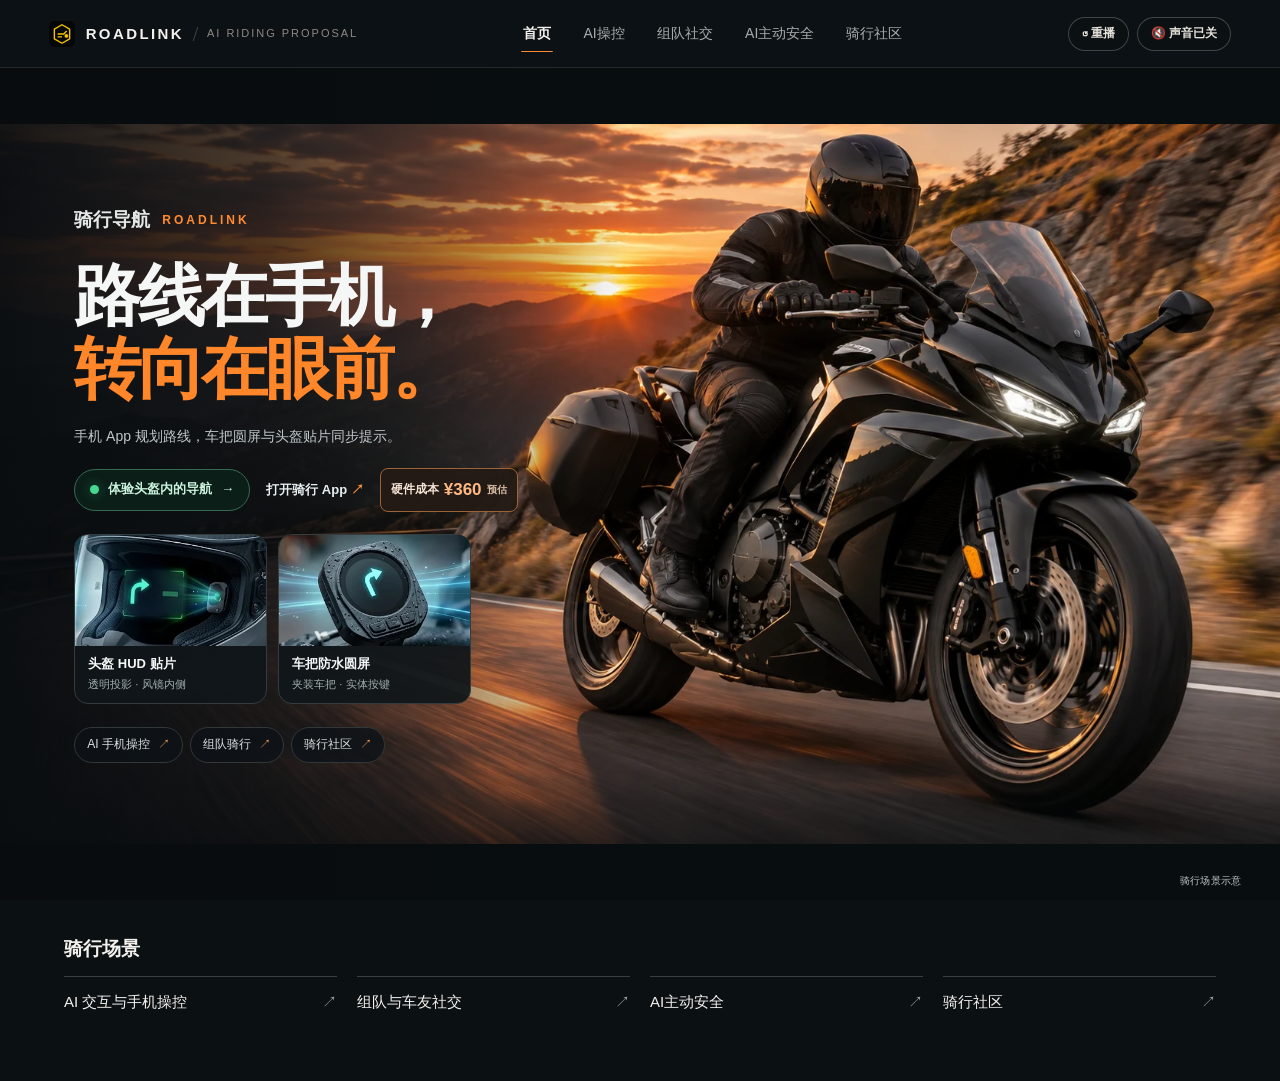
<file: index.html>
<!doctype html>
<html lang="zh-CN">
<head>
  <meta charset="utf-8">
  <meta name="viewport" content="width=device-width,initial-scale=1">
  <meta name="theme-color" content="#050607">
  <meta name="description" content="ROADLINK 智能骑行方案路演涵盖 AI操控、组队社交、AI主动安全与骑行社区。">
  <title>ROADLINK × 智能骑行方案路演</title>
  <link rel="icon" href="favicon.svg" type="image/svg+xml">
  <link rel="stylesheet" href="styles.css?v=ai-s3-01">
  <link rel="stylesheet" href="site/home-hardware-preview.css?v=20261120-gallery">
  <link rel="stylesheet" href="site/home-gallery.css?v=hardware-bom-01">
  <link rel="stylesheet" href="site/crew-ride.css?v=field-02">
  <link rel="stylesheet" href="site/safety.css?v=replay-03">
  <link rel="stylesheet" href="site/tuning-community.css?v=tuning-01">
  <link rel="stylesheet" href="site/app-phone.css?v=phone-01">
</head>
<body>
  <header class="hdr">
    <div class="hdr-inner">
      <a class="logo" href="#/home" aria-label="ROADLINK 首页">
        <img src="favicon.svg" width="26" height="26" alt="">
        <span class="logo-brand">ROADLINK</span>
        <i class="logo-slash" aria-hidden="true"></i>
        <span class="logo-sub">AI RIDING PROPOSAL</span>
      </a>

      <nav id="scene-nav" class="nav" aria-label="方案章节">
        <a href="#/home" data-route="home">首页</a>
        <a href="#/s3" data-route="s3">AI操控</a>
        <a href="#/s1" data-route="s1">组队社交</a>
        <a href="#/s4" data-route="s4">AI主动安全</a>
        <a href="#/s5" data-route="s5">骑行社区</a>
      </nav>

      <div class="hdr-tools">
        <button type="button" class="icon-pill" id="btn-replay" title="重播当前场景动画">↺ 重播</button>
        <button type="button" class="icon-pill" id="btn-audio" aria-pressed="false" title="开启或关闭语音播报">
          <span id="audio-label">🔇 声音已关</span>
        </button>
      </div>
    </div>
  </header>

  <main id="main-content" tabindex="-1"></main>

  <noscript><p style="padding:40px;color:#e6e2dc">请启用 JavaScript 查看 ROADLINK 智能骑行方案路演。</p></noscript>
  <script src="site/app-phone.js?v=tuning-01"></script>
  <script src="site/crew-ride.js?v=phone-01"></script>
  <script src="site/safety-camera.js?v=replay-03"></script>
  <script src="site/safety.js?v=replay-03"></script>
  <script src="site/tuning-community.js?v=tuning-01"></script>
  <script src="site/ai-control.js?v=nav-order-01"></script>
  <script src="app.js?v=tuning-01"></script>
</body>
</html>
</file>
<file: styles.css>
:root {
  color-scheme: dark;
  /* BRP Design Tokens */
  --ink: #050607;
  --ink-2: #0b0e10;
  --ink-3: #14181b;
  --glass: rgba(13, 17, 20, 0.76);
  --glass-2: rgba(13, 17, 20, 0.9);
  --line: rgba(255, 255, 255, 0.10);
  --line-2: rgba(255, 255, 255, 0.22);
  --paper: #f3f1ed;
  --soft: #e6e2dc;
  --mute: #8d8a85;
  --dim: rgba(255, 255, 255, 0.65);
  --accent: #f5c400;
  --accent-ink: #141210;
  --accent-wash: rgba(245, 196, 0, 0.09);
  --accent-glow: rgba(245, 196, 0, 0.25);
  --green: #32d583;
  --red: #f04438;
  --cyan: #38bdf8;
  --hdr: 68px;
  --gut: clamp(20px, 3.8vw, 64px);
  --r-sm: 8px;
  --r-md: 14px;
  --r-lg: 20px;
  --sh-md: 0 14px 40px rgba(0, 0, 0, 0.48);
  --sh-lg: 0 30px 90px rgba(0, 0, 0, 0.68);
  --ease: cubic-bezier(.22, 1, .36, 1);
  --sans: -apple-system, BlinkMacSystemFont, "Helvetica Neue", "PingFang SC", "Noto Sans SC", "Microsoft YaHei", sans-serif;
  --num: "Avenir Next", "DIN Alternate", "Helvetica Neue", ui-monospace, sans-serif;
  font-family: var(--sans);
}

* { box-sizing: border-box; }
html, body { margin: 0; min-height: 100vh; background: var(--ink); color: var(--paper); -webkit-font-smoothing: antialiased; }
body {
  background:
    radial-gradient(ellipse 68% 58% at 78% 18%, rgba(245, 196, 0, 0.11), transparent 68%),
    radial-gradient(ellipse 50% 50% at 18% 82%, rgba(245, 196, 0, 0.05), transparent 65%),
    var(--ink);
  line-height: 1.55;
}
a { color: inherit; text-decoration: none; }
button { font: inherit; color: inherit; cursor: pointer; background: none; border: 0; }
[hidden] { display: none !important; }

/* ==================== BRP + KNIGHT HEADER ==================== */
.hdr {
  position: sticky; top: 0; z-index: 50;
  height: var(--hdr);
  padding: 0 var(--gut);
  background: linear-gradient(180deg, rgba(5, 6, 7, 0.92) 40%, rgba(5, 6, 7, 0.68));
  backdrop-filter: blur(18px) saturate(1.2);
  border-bottom: 1px solid var(--line);
}
.hdr-inner {
  max-width: 1360px; height: 100%; margin: 0 auto;
  display: flex; align-items: center; justify-content: space-between; gap: 20px;
}
.logo {
  display: inline-flex; align-items: center; gap: 11px; flex-shrink: 0;
}
.logo-brand {
  font-weight: 800; font-size: 15px; letter-spacing: .16em; color: var(--paper);
}
.logo-slash {
  width: 1px; height: 14px; background: var(--line-2);
  transform: skewX(-18deg); display: inline-block;
}
.logo-sub {
  font-size: 11px; letter-spacing: .18em; color: var(--mute); font-weight: 500;
}

.nav {
  display: flex; align-items: center; gap: clamp(14px, 2.2vw, 30px);
  overflow-x: auto; scrollbar-width: none;
}
.nav::-webkit-scrollbar { display: none; }
.nav a {
  position: relative; padding: 8px 2px;
  font-size: 14px; font-weight: 500; color: var(--dim); white-space: nowrap;
  transition: color .2s var(--ease);
}
.nav a:hover { color: var(--paper); }
.nav a::after {
  content: ""; position: absolute; left: 0; right: 0; bottom: -1px;
  height: 2.5px; background: var(--accent); border-radius: 2px;
  transform: scaleX(0); transition: transform .25s var(--ease);
}
.nav a[aria-current="page"] { color: var(--paper); font-weight: 650; }
.nav a[aria-current="page"]::after { transform: scaleX(1); }

.hdr-tools { display: flex; align-items: center; gap: 8px; flex-shrink: 0; }
.icon-pill {
  display: inline-flex; align-items: center; gap: 6px;
  height: 34px; padding: 0 13px; border-radius: 999px;
  border: 1px solid var(--line-2); background: var(--glass);
  font-size: 12px; font-weight: 600; color: var(--soft);
  transition: all .2s var(--ease);
}
.icon-pill:hover { border-color: var(--accent); color: var(--accent); }
.icon-pill[aria-pressed="true"] {
  background: var(--accent); border-color: var(--accent); color: var(--accent-ink);
}

.shell {
  width: min(calc(100% - var(--gut) * 2), 1340px);
  margin: 0 auto;
}

/* ==================== BRP EYEBROW & DISPLAY TYPOGRAPHY ==================== */
.eyebrow {
  display: inline-flex; align-items: center; gap: 12px;
  font-size: 12px; font-weight: 600; letter-spacing: .24em; text-transform: uppercase;
  color: var(--dim); margin-bottom: 10px;
}
.eyebrow::before {
  content: ""; width: 28px; height: 2px; background: var(--accent); display: inline-block;
}
.n {
  font-family: var(--num); font-weight: 800; letter-spacing: .04em;
  font-variant-numeric: tabular-nums;
}

/* ==================== #/home: BRP HERO + KNIGHT HOTSPOTS + 5-MODULE GLASS DOCK ==================== */
.home-stage {
  min-height: calc(100vh - var(--hdr));
  display: flex; flex-direction: column; justify-content: space-between;
  padding: clamp(20px, 3vw, 40px) 0 clamp(22px, 3vw, 36px);
}
.hero-grid {
  display: grid; grid-template-columns: minmax(0, 1.02fr) minmax(0, 1.18fr);
  gap: clamp(24px, 4vw, 52px); align-items: center;
  margin: auto 0;
}
.hero-copy h1 {
  margin: 0 0 16px;
  font-size: clamp(40px, 4.7vw, 76px);
  font-weight: 850; letter-spacing: -.04em; line-height: 1.06;
  text-shadow: 0 0 40px var(--accent-wash), 0 4px 40px rgba(0, 0, 0, 0.55);
}
.hero-copy h1 .x { color: var(--accent); font-weight: 400; padding: 0 4px; }
.hero-lead {
  margin: 0 0 24px; max-width: 34em;
  font-size: clamp(14.5px, 1.08vw, 18px); font-weight: 350; color: var(--soft); line-height: 1.8;
}
.hero-ctas { display: flex; flex-wrap: wrap; gap: 12px; }
.btn-accent {
  display: inline-flex; align-items: center; gap: 10px;
  height: 46px; padding: 0 22px; border-radius: 10px;
  background: var(--accent); color: var(--accent-ink);
  font-size: 14px; font-weight: 750;
  transition: transform .2s var(--ease), box-shadow .2s var(--ease);
}
.btn-accent:hover { transform: translateY(-2px); box-shadow: 0 10px 28px var(--accent-glow); }
.btn-ghost {
  display: inline-flex; align-items: center; gap: 10px;
  height: 46px; padding: 0 20px; border-radius: 10px;
  border: 1px solid var(--line-2); background: rgba(255, 255, 255, 0.03);
  color: var(--paper); font-size: 14px; font-weight: 600;
  transition: border-color .2s, color .2s;
}
.btn-ghost:hover { border-color: var(--accent); color: var(--accent); }

/* ==================== 顶级对标图二：沉浸式通透展台 ==================== */
.home-hardware {
  position: relative;
  align-items: center;
  min-height: calc(100vh - var(--hdr) - 170px);
}
.home-hardware .hero-copy {
  z-index: 10;
  display: flex; flex-direction: column; align-items: flex-start;
}
.hero-tag-line {
  display: inline-flex; align-items: center; gap: 8px;
  font-size: 13px; font-weight: 700; color: var(--accent);
  letter-spacing: .12em; text-transform: uppercase;
  margin-bottom: 14px;
}
.hero-tag-dash {
  width: 24px; height: 2px; background: var(--accent); display: inline-block;
}
.home-hardware .hero-copy h1 {
  font-size: clamp(38px, 4.8vw, 68px);
  font-weight: 850; line-height: 1.12; letter-spacing: -.03em;
  margin: 0 0 16px; color: #fff;
  text-shadow: 0 4px 30px rgba(0, 0, 0, 0.7);
}
.home-hardware .hero-lead {
  font-size: 15px; color: #c8cbd0; line-height: 1.65;
  margin: 0 0 28px; max-width: 32em;
}
.hero-ctas-group {
  display: flex; align-items: center; gap: 14px; flex-wrap: wrap;
}
.btn-gold-main {
  display: inline-flex; align-items: center; gap: 8px;
  height: 46px; padding: 0 22px; border-radius: 10px;
  background: var(--accent); color: #14120e;
  font-size: 14px; font-weight: 800;
  box-shadow: 0 8px 24px rgba(245, 196, 0, 0.35);
  transition: transform .2s var(--ease), box-shadow .2s var(--ease);
}
.btn-gold-main:hover {
  transform: translateY(-2px); box-shadow: 0 12px 32px rgba(245, 196, 0, 0.5);
}
.btn-gold-main.is-active {
  background: #10b981; color: #fff;
  box-shadow: 0 8px 24px rgba(16, 185, 129, 0.4);
}
.btn-glass-sub {
  display: inline-flex; align-items: center; gap: 8px;
  height: 46px; padding: 0 20px; border-radius: 10px;
  background: rgba(255, 255, 255, 0.06); border: 1px solid var(--line-2);
  color: #fff; font-size: 14px; font-weight: 600;
  backdrop-filter: blur(8px);
  transition: all .2s var(--ease);
}
.btn-glass-sub:hover {
  border-color: var(--accent); color: var(--accent); background: rgba(245, 196, 0, 0.08);
}
.btn-anchor-explore {
  font-size: 13.5px; font-weight: 600; color: #9aa1a9;
  display: inline-flex; align-items: center; gap: 6px;
  margin-left: 6px; transition: color .2s;
}
.btn-anchor-explore:hover { color: var(--paper); }

/* 右侧：通透场景大片舞台 (无生硬边框) */
.home-showcase-stage {
  position: relative; width: 100%; aspect-ratio: 16/10.5;
  border-radius: var(--r-lg); overflow: hidden;
  background: radial-gradient(ellipse 90% 80% at 65% 45%, #18222b 0%, #0c1116 55%, #050709 100%);
  border: 1px solid rgba(255, 255, 255, 0.08);
  box-shadow: 0 25px 70px rgba(0, 0, 0, 0.85);
  display: flex; align-items: center; justify-content: center;
}
.showcase-view-pane {
  position: absolute; inset: 0; width: 100%; height: 100%;
  opacity: 0; pointer-events: none; transition: opacity .35s var(--ease);
}
.showcase-view-pane.is-active,
.showcase-view-pane:not([hidden]) {
  opacity: 1; pointer-events: auto;
}
.showcase-bg-hero {
  position: absolute; inset: 0; width: 100%; height: 100%;
  object-fit: cover; object-position: center;
  filter: contrast(1.05) brightness(0.92);
}
/* 图二同款超大画幅特写 */
.showcase-glasses-img {
  width: 100%; height: 100%; object-fit: cover; object-position: center 38%;
  filter: contrast(1.08) brightness(0.96);
  display: block;
}

/* 浮动在舞台左下方的精致手机 App 页面 */
.showcase-floating-phone {
  position: absolute; left: 5%; bottom: 8%; width: 27%; max-width: 175px;
  aspect-ratio: 0.52; border-radius: 20px;
  background: #141a20; border: 2.5px solid #313f4d;
  box-shadow: 0 16px 40px rgba(0, 0, 0, 0.9), 0 0 20px rgba(56, 189, 248, 0.15);
  padding: 4px; z-index: 10;
  transition: transform .3s var(--ease), border-color .3s;
}
.showcase-floating-phone:hover {
  transform: translateY(-4px) scale(1.02);
  border-color: rgba(56, 189, 248, 0.6);
}
.showcase-phone-screen {
  position: relative; width: 100%; height: 100%; border-radius: 15px;
  background: #070b0e; overflow: hidden; display: flex; flex-direction: column;
}
.showcase-phone-screen canvas {
  width: 100%; height: 100%; display: block;
}
.phone-hud-bubble {
  position: absolute; left: 6px; right: 6px; top: 8px;
  background: rgba(10, 16, 22, 0.9); border: 1px solid rgba(56, 189, 248, 0.45);
  border-radius: 6px; padding: 4px 6px; display: flex; align-items: center; gap: 6px;
  backdrop-filter: blur(4px); box-shadow: 0 4px 10px rgba(0, 0, 0, 0.6);
}
.phone-hud-bubble .icon { font-size: 15px; color: var(--accent); line-height: 1; }
.phone-hud-bubble .txt b { display: block; font-size: 11px; font-family: var(--num); color: #fff; line-height: 1; }
.phone-hud-bubble .txt small { display: block; font-size: 8px; color: #a0aab5; }
.phone-bottom-bar {
  position: absolute; left: 6px; right: 6px; bottom: 6px;
  background: rgba(10, 16, 22, 0.88); border: 1px solid rgba(255, 255, 255, 0.08);
  border-radius: 6px; padding: 3px 6px; display: flex; justify-content: space-between; align-items: center;
  font-size: 8px; color: #38bdf8; font-weight: 700;
}

/* 车把防水小屏上的高亮仪表层 */
.showcase-handlebar-hud {
  position: absolute; left: 18%; top: 46%; width: 18%; aspect-ratio: 1.1;
  background: radial-gradient(circle at 50% 40%, rgba(6, 14, 20, 0.92), rgba(0, 0, 0, 0.96));
  border: 1.5px solid rgba(56, 189, 248, 0.6); border-radius: 10px;
  box-shadow: 0 0 20px rgba(56, 189, 248, 0.35), inset 0 0 10px rgba(56, 189, 248, 0.2);
  display: flex; flex-direction: column; justify-content: space-between;
  padding: 6px 8px; color: #fff; z-index: 8;
  backdrop-filter: blur(2px);
}
.hb-hud-header {
  display: flex; justify-content: space-between; font-size: 8px; font-family: var(--num); color: #38bdf8; font-weight: 800;
}
.hb-hud-body {
  display: flex; align-items: center; justify-content: space-between; line-height: 1;
}
.hb-hud-speed {
  font-family: var(--num); font-size: 24px; font-weight: 900; color: var(--accent);
}
.hb-hud-speed small { font-size: 8px; color: var(--soft); margin-left: 1px; }
.hb-hud-arrow { font-size: 18px; color: #38ffaf; }
.hb-hud-footer {
  display: flex; justify-content: space-between; font-size: 8px; color: #cbd5e1;
  border-top: 1px solid rgba(255, 255, 255, 0.12); padding-top: 3px;
}

/* 头盔风镜内侧类似 AI 眼镜高透悬浮全息投影层 (完全对标图二全息效果) */
.showcase-visor-projection {
  position: absolute; right: 14%; top: 26%; width: 33%; aspect-ratio: 1.55;
  border: 1.5px solid rgba(245, 196, 0, 0.65); border-radius: 12px 14px 22px 10px;
  background:
    linear-gradient(135deg, rgba(245, 196, 0, 0.12), rgba(15, 30, 20, 0.4) 65%, rgba(56, 189, 248, 0.15)),
    repeating-linear-gradient(0deg, rgba(245, 196, 0, 0.04) 0 1px, transparent 1px 8px),
    repeating-linear-gradient(90deg, rgba(245, 196, 0, 0.04) 0 1px, transparent 1px 8px);
  box-shadow: inset 0 0 20px rgba(245, 196, 0, 0.25), 0 0 26px rgba(245, 196, 0, 0.3);
  backdrop-filter: blur(1px);
  padding: 8px 12px; color: var(--accent);
  display: flex; flex-direction: column; justify-content: space-between;
  text-shadow: 0 0 10px rgba(245, 196, 0, 0.8), 0 1px 3px #000;
  z-index: 9; transition: opacity .35s, transform .35s;
}
.showcase-visor-projection.is-off {
  opacity: .12; filter: grayscale(1);
}
.visor-proj-top {
  display: flex; justify-content: space-between; align-items: center;
  font-size: 9px; font-family: var(--num); font-weight: 800; letter-spacing: .08em;
}
.visor-proj-grid {
  display: flex; align-items: center; justify-content: space-between; line-height: 1;
}
.visor-proj-arrow {
  font-size: 26px; animation: hud-pulse-arrow 1.2s infinite alternate ease-in-out;
}
.visor-proj-val {
  font-family: var(--num); font-size: 24px; font-weight: 900;
}
.visor-proj-val small { font-size: 9px; opacity: .85; margin-left: 2px; }
.visor-proj-bot {
  display: flex; justify-content: space-between; font-size: 9.5px; font-weight: 750;
  border-top: 1px dashed rgba(245, 196, 0, 0.35); padding-top: 4px;
}

/* ==================== 交互热点 (Hotspots 对标图二) ==================== */
.hotspot-node {
  position: absolute; width: 22px; height: 22px; cursor: pointer;
  display: flex; align-items: center; justify-content: center;
  z-index: 15;
}
.hotspot-ring {
  position: absolute; inset: 0; border-radius: 50%;
  background: rgba(245, 196, 0, 0.25); border: 1.5px solid var(--accent);
  box-shadow: 0 0 14px var(--accent);
  animation: hotspot-pulse 1.8s infinite ease-out;
}
@keyframes hotspot-pulse {
  0% { transform: scale(0.6); opacity: 1; }
  100% { transform: scale(1.6); opacity: 0; }
}
.hotspot-dot {
  position: relative; width: 8px; height: 8px; border-radius: 50%;
  background: #fff; box-shadow: 0 0 8px #fff;
}
/* 热点弹出的半透明黑色小卡片 (完全对标图二) */
.hotspot-popover {
  position: absolute; bottom: calc(100% + 10px); left: 50%;
  transform: translateX(-50%) translateY(6px);
  background: rgba(14, 18, 22, 0.92); border: 1px solid rgba(245, 196, 0, 0.5);
  border-radius: 8px; padding: 8px 12px; min-width: 170px; max-width: 230px;
  box-shadow: 0 10px 24px rgba(0, 0, 0, 0.8), 0 0 14px rgba(245, 196, 0, 0.2);
  backdrop-filter: blur(8px);
  color: #fff; pointer-events: none; opacity: 0;
  transition: opacity .2s, transform .2s; z-index: 20;
}
.hotspot-popover strong {
  display: block; font-size: 12px; color: var(--accent); margin-bottom: 2px;
}
.hotspot-popover span {
  display: block; font-size: 10.5px; color: #cbd5e1; line-height: 1.4;
}
.hotspot-node.active .hotspot-popover,
.hotspot-node:hover .hotspot-popover {
  opacity: 1; transform: translateX(-50%) translateY(0); pointer-events: auto;
}

/* 热点位置定位 */
.hotspot-phone { left: 16%; bottom: 38%; }
.hotspot-handlebar { left: 28%; top: 42%; }
.hotspot-hud { right: 28%; top: 22%; }

/* 图二眼镜特写热点定位 */
.hotspot-glasses-lens { right: 28%; bottom: 32%; }
.hotspot-glasses-engine { left: 42%; top: 22%; }

/* 右下角极简高级切换控件 (完全对标图二) */
.showcase-bottom-controls {
  position: absolute; right: 14px; bottom: 14px; z-index: 20;
  display: flex; align-items: center; gap: 10px;
}
.showcase-control-tip {
  font-size: 11px; color: #8e96a0; display: inline-flex; align-items: center; gap: 5px;
}
.showcase-control-tip::before {
  content: "●"; color: var(--accent); font-size: 8px;
}
.showcase-tabs-capsule {
  display: inline-flex; gap: 3px; padding: 3px; border: 1px solid var(--line-2);
  border-radius: 8px; background: rgba(8, 12, 16, 0.85); backdrop-filter: blur(6px);
}
.showcase-tabs-capsule button {
  min-height: 28px; padding: 3px 10px; border-radius: 5px; color: var(--soft);
  font-size: 11.5px; font-weight: 600; white-space: nowrap;
}
.showcase-tabs-capsule button:hover { color: var(--accent); }
.showcase-tabs-capsule button[aria-pressed=true] {
  background: var(--accent); color: #14120e; font-weight: 800;
}

/* 头盔风镜第一视角切换大屏 */
.showcase-firstperson-img {
  width: 100%; height: 100%; object-fit: cover; display: block;
}
.firstperson-ar-hud {
  position: absolute; top: 16%; right: 12%; width: clamp(160px, 34%, 260px);
  aspect-ratio: 1.8; border-radius: 16px 18px 28px 14px;
  background: linear-gradient(135deg, rgba(245, 196, 0, 0.16), rgba(8, 36, 28, 0.45) 65%, rgba(56, 189, 248, 0.18));
  border: 2px solid rgba(245, 196, 0, 0.7);
  box-shadow: inset 0 0 24px rgba(245, 196, 0, 0.25), 0 0 30px rgba(245, 196, 0, 0.3);
  backdrop-filter: blur(1.5px);
  padding: 10px 14px; color: var(--accent);
  display: flex; flex-direction: column; justify-content: space-between;
  text-shadow: 0 0 10px rgba(245, 196, 0, 0.8), 0 2px 5px #000;
}
.fp-hud-turn { display: flex; align-items: center; gap: 10px; }
.fp-hud-turn .arrow { font-size: 38px; line-height: 1; }
.fp-hud-turn b { font-family: var(--num); font-size: clamp(24px, 3.2vw, 36px); font-weight: 900; line-height: 1; }
.fp-hud-turn span { display: block; font-size: 11px; font-weight: 750; margin-top: 2px; }
.fp-hud-meta {
  display: flex; justify-content: space-between; align-items: flex-end;
  border-top: 1px solid rgba(245, 196, 0, 0.35); padding-top: 6px; font-size: 11px;
}
.fp-hud-meta .speed { font-family: var(--num); font-size: 22px; font-weight: 900; line-height: 1; }

@media (max-width: 1080px) {
  .home-hardware { grid-template-columns: 1fr; gap: 28px; }
  .home-showcase-stage { aspect-ratio: 16/11; }
  .showcase-floating-phone { width: 32%; }
}
@media (max-width: 560px) {
  :root { --hdr: 76px; }
  .hdr { height: auto; }
  .hdr-inner {
    display: grid; grid-template-columns: minmax(0, 1fr) auto; gap: 2px 8px; padding-top: 6px;
  }
  .nav {
    grid-column: 1/-1; grid-row: 2; justify-content: space-between; gap: 6px;
  }
  .nav a { font-size: 11px; }
  .hdr-tools { grid-column: 2; grid-row: 1; gap: 5px; }
  .icon-pill { padding-inline: 8px; }
  .hero-ctas-group { flex-direction: column; align-items: stretch; }
  .btn-gold-main, .btn-glass-sub { justify-content: center; }
  .showcase-floating-phone { width: 40%; }
}

/* 视角 2：头盔第一人称视角 · AI 眼镜浮空视野 */
.home-hw-visor-view {
  display: grid; gap: 10px;
}
.visor-view-scene {
  position: relative; aspect-ratio: 16/9; border-radius: var(--r-md); overflow: hidden;
  border: 1px solid var(--line-2); background: #000; box-shadow: var(--sh-md);
}
.visor-view-scene > img { width: 100%; height: 100%; object-fit: cover; display: block; }
.visor-view-overlay-hud {
  position: absolute; top: 18%; right: 12%; width: clamp(140px, 32%, 240px);
  aspect-ratio: 1.85; border-radius: 14px 16px 26px 12px;
  background: linear-gradient(125deg, rgba(56, 255, 175, 0.16), rgba(8, 36, 28, 0.4) 65%, rgba(56, 189, 248, 0.18));
  border: 2px solid rgba(56, 255, 175, 0.6);
  box-shadow: inset 0 0 24px rgba(56, 255, 175, 0.25), 0 0 30px rgba(56, 255, 175, 0.2);
  backdrop-filter: blur(1.5px);
  padding: 10px 14px; color: #38ffaf;
  display: flex; flex-direction: column; justify-content: space-between;
  text-shadow: 0 0 10px rgba(56, 255, 175, 0.8), 0 2px 5px #000;
  transition: opacity .35s, transform .35s;
}
.visor-view-overlay-hud.is-off {
  opacity: .08; filter: grayscale(1); transform: scale(.97);
}
.visor-hud-turn {
  display: flex; align-items: center; gap: 10px;
}
.visor-hud-turn .arrow { font-size: 38px; line-height: 1; color: #38ffaf; }
.visor-hud-turn b { font-family: var(--num); font-size: clamp(22px, 3.2vw, 36px); font-weight: 900; line-height: 1; }
.visor-hud-turn span { display: block; font-size: 11px; font-weight: 750; margin-top: 2px; }
.visor-hud-meta {
  display: flex; justify-content: space-between; align-items: flex-end;
  border-top: 1px solid rgba(56, 255, 175, 0.35); padding-top: 6px; font-size: 11px;
}
.visor-hud-meta .speed { font-family: var(--num); font-size: 20px; font-weight: 900; line-height: 1; }
.visor-road-guide-line {
  position: absolute; bottom: 15%; left: 35%; width: 30%; height: 60px;
  border-right: 4px dashed rgba(56, 255, 175, 0.6);
  border-radius: 0 0 80px 0; pointer-events: none;
  filter: drop-shadow(0 0 12px #38ffaf);
  animation: road-guide 1.6s infinite ease-out;
}
@keyframes road-guide {
  0% { opacity: 0; transform: translateY(10px); }
  50% { opacity: .9; }
  100% { opacity: 0; transform: translateY(-10px); }
}
.visor-view-caption {
  position: absolute; left: 12px; bottom: 12px;
  background: rgba(8, 12, 14, 0.82); border: 1px solid var(--line);
  padding: 4px 10px; border-radius: 6px; font-size: 11px; color: var(--paper);
}
.visor-controls-bar {
  display: flex; justify-content: space-between; align-items: center; gap: 10px;
  flex-wrap: wrap; background: rgba(0, 0, 0, 0.35); border: 1px solid var(--line);
  border-radius: 10px; padding: 8px 14px;
}
.visor-status-txt strong { display: block; font-size: 13px; color: #38ffaf; }
.visor-status-txt span { font-size: 11px; color: var(--mute); }

@media (max-width: 1080px) {
  .home-studio-bench { grid-template-columns: 1fr; }
  .studio-phone-device { max-width: 260px; margin: 0 auto; }
}
@media (max-width: 560px) {
  :root { --hdr: 76px; }
  .hdr { height: auto; }
  .hdr-inner {
    display: grid; grid-template-columns: minmax(0, 1fr) auto; gap: 2px 8px; padding-top: 6px;
  }
  .nav {
    grid-column: 1/-1; grid-row: 2; justify-content: space-between; gap: 6px;
  }
  .nav a { font-size: 11px; }
  .hdr-tools { grid-column: 2; grid-row: 1; gap: 5px; }
  .icon-pill { padding-inline: 8px; }
  .home-hardware-stage { scroll-margin-top: 92px; }
  .home-hw-switch button { min-height: 38px; }
}

/* 视角 2：头盔第一人称视角 · AI 眼镜浮空视野 */
.home-hw-visor-view {
  display: grid; gap: 10px;
}
.visor-view-scene {
  position: relative; aspect-ratio: 16/9; border-radius: var(--r-md); overflow: hidden;
  border: 1px solid var(--line-2); background: #000; box-shadow: var(--sh-md);
}
.visor-view-scene > img { width: 100%; height: 100%; object-fit: cover; display: block; }
.visor-view-overlay-hud {
  position: absolute; top: 18%; right: 12%; width: clamp(140px, 32%, 240px);
  aspect-ratio: 1.85; border-radius: 14px 16px 26px 12px;
  background: linear-gradient(125deg, rgba(56, 255, 175, 0.16), rgba(8, 36, 28, 0.4) 65%, rgba(56, 189, 248, 0.18));
  border: 2px solid rgba(56, 255, 175, 0.6);
  box-shadow: inset 0 0 24px rgba(56, 255, 175, 0.25), 0 0 30px rgba(56, 255, 175, 0.2);
  backdrop-filter: blur(1.5px);
  padding: 10px 14px; color: #38ffaf;
  display: flex; flex-direction: column; justify-content: space-between;
  text-shadow: 0 0 10px rgba(56, 255, 175, 0.8), 0 2px 5px #000;
  transition: opacity .35s, transform .35s;
}
.visor-view-overlay-hud.is-off {
  opacity: .08; filter: grayscale(1); transform: scale(.97);
}
.visor-hud-turn {
  display: flex; align-items: center; gap: 10px;
}
.visor-hud-turn .arrow { font-size: 38px; line-height: 1; color: #38ffaf; }
.visor-hud-turn b { font-family: var(--num); font-size: clamp(22px, 3.2vw, 36px); font-weight: 900; line-height: 1; }
.visor-hud-turn span { display: block; font-size: 11px; font-weight: 750; margin-top: 2px; }
.visor-hud-meta {
  display: flex; justify-content: space-between; align-items: flex-end;
  border-top: 1px solid rgba(56, 255, 175, 0.35); padding-top: 6px; font-size: 11px;
}
.visor-hud-meta .speed { font-family: var(--num); font-size: 20px; font-weight: 900; line-height: 1; }
.visor-road-guide-line {
  position: absolute; bottom: 15%; left: 35%; width: 30%; height: 60px;
  border-right: 4px dashed rgba(56, 255, 175, 0.6);
  border-radius: 0 0 80px 0; pointer-events: none;
  filter: drop-shadow(0 0 12px #38ffaf);
  animation: road-guide 1.6s infinite ease-out;
}
@keyframes road-guide {
  0% { opacity: 0; transform: translateY(10px); }
  50% { opacity: .9; }
  100% { opacity: 0; transform: translateY(-10px); }
}
.visor-view-caption {
  position: absolute; left: 12px; bottom: 12px;
  background: rgba(8, 12, 14, 0.82); border: 1px solid var(--line);
  padding: 4px 10px; border-radius: 6px; font-size: 11px; color: var(--paper);
}
.visor-controls-bar {
  display: flex; justify-content: space-between; align-items: center; gap: 10px;
  flex-wrap: wrap; background: rgba(0, 0, 0, 0.35); border: 1px solid var(--line);
  border-radius: 10px; padding: 8px 14px;
}
.visor-status-txt strong { display: block; font-size: 13px; color: #38ffaf; }
.visor-status-txt span { font-size: 11px; color: var(--mute); }

@media (max-width: 1080px) {
  .home-hw-kit-grid { grid-template-columns: 1fr; }
  .hw-card { min-height: auto; }
}
@media (max-width: 560px) {
  :root { --hdr: 76px; }
  .hdr { height: auto; }
  .hdr-inner {
    display: grid; grid-template-columns: minmax(0, 1fr) auto; gap: 2px 8px; padding-top: 6px;
  }
  .nav {
    grid-column: 1/-1; grid-row: 2; justify-content: space-between; gap: 6px;
  }
  .nav a { font-size: 11px; }
  .hdr-tools { grid-column: 2; grid-row: 1; gap: 5px; }
  .icon-pill { padding-inline: 8px; }
  .home-hardware-stage { scroll-margin-top: 92px; }
  .home-hw-switch button { min-height: 38px; }
}

/* 视角 2：头盔第一人称视角 · AI 眼镜浮空视野 */
.home-hw-visor-view {
  display: grid; gap: 12px;
}
.visor-view-scene {
  position: relative; aspect-ratio: 16/9; border-radius: var(--r-md); overflow: hidden;
  border: 1px solid var(--line-2); background: #000; box-shadow: var(--sh-md);
}
.visor-view-scene > img { width: 100%; height: 100%; object-fit: cover; display: block; }
.visor-view-overlay-hud {
  position: absolute; top: 18%; right: 12%; width: clamp(140px, 32%, 240px);
  aspect-ratio: 1.85; border-radius: 14px 16px 26px 12px;
  background: linear-gradient(125deg, rgba(56, 255, 175, 0.16), rgba(8, 36, 28, 0.4) 65%, rgba(56, 189, 248, 0.18));
  border: 2px solid rgba(56, 255, 175, 0.6);
  box-shadow: inset 0 0 24px rgba(56, 255, 175, 0.25), 0 0 30px rgba(56, 255, 175, 0.2);
  backdrop-filter: blur(1.5px);
  padding: 10px 14px; color: #38ffaf;
  display: flex; flex-direction: column; justify-content: space-between;
  text-shadow: 0 0 10px rgba(56, 255, 175, 0.8), 0 2px 5px #000;
  transition: opacity .35s, transform .35s;
}
.visor-view-overlay-hud.is-off {
  opacity: .08; filter: grayscale(1); transform: scale(.97);
}
.visor-hud-turn {
  display: flex; align-items: center; gap: 10px;
}
.visor-hud-turn .arrow { font-size: 38px; line-height: 1; color: #38ffaf; }
.visor-hud-turn b { font-family: var(--num); font-size: clamp(22px, 3.2vw, 36px); font-weight: 900; line-height: 1; }
.visor-hud-turn span { display: block; font-size: 11px; font-weight: 750; margin-top: 2px; }
.visor-hud-meta {
  display: flex; justify-content: space-between; align-items: flex-end;
  border-top: 1px solid rgba(56, 255, 175, 0.35); padding-top: 6px; font-size: 11px;
}
.visor-hud-meta .speed { font-family: var(--num); font-size: 20px; font-weight: 900; line-height: 1; }
.visor-road-guide-line {
  position: absolute; bottom: 15%; left: 35%; width: 30%; height: 60px;
  border-right: 4px dashed rgba(56, 255, 175, 0.6);
  border-radius: 0 0 80px 0; pointer-events: none;
  filter: drop-shadow(0 0 12px #38ffaf);
  animation: road-guide 1.6s infinite ease-out;
}
@keyframes road-guide {
  0% { opacity: 0; transform: translateY(10px); }
  50% { opacity: .9; }
  100% { opacity: 0; transform: translateY(-10px); }
}
.visor-view-caption {
  position: absolute; left: 12px; bottom: 12px;
  background: rgba(8, 12, 14, 0.82); border: 1px solid var(--line);
  padding: 4px 10px; border-radius: 6px; font-size: 11px; color: var(--paper);
}
.visor-controls-bar {
  display: flex; justify-content: space-between; align-items: center; gap: 10px;
  flex-wrap: wrap; background: rgba(0, 0, 0, 0.35); border: 1px solid var(--line);
  border-radius: 10px; padding: 8px 14px;
}
.visor-status-txt strong { display: block; font-size: 13px; color: #38ffaf; }
.visor-status-txt span { font-size: 11px; color: var(--mute); }

@media (max-width: 1080px) {
  .home-hw-kit-grid { grid-template-columns: 1fr; }
  .hw-card { min-height: 190px; }
}
@media (max-width: 560px) {
  :root { --hdr: 76px; }
  .hdr { height: auto; }
  .hdr-inner {
    display: grid; grid-template-columns: minmax(0, 1fr) auto; gap: 2px 8px; padding-top: 6px;
  }
  .nav {
    grid-column: 1/-1; grid-row: 2; justify-content: space-between; gap: 6px;
  }
  .nav a { font-size: 11px; }
  .hdr-tools { grid-column: 2; grid-row: 1; gap: 5px; }
  .icon-pill { padding-inline: 8px; }
  .home-hardware-stage { scroll-margin-top: 92px; }
  .home-hw-switch button { min-height: 40px; }
}

/* BRP Bottom 5-Column Glass Module Dock (.mods) */
.mods {
  display: grid; grid-template-columns: repeat(5, minmax(0, 1fr));
  gap: 12px; margin-top: 24px;
}
.mod {
  position: relative; display: grid; grid-template-columns: 78px 1fr;
  gap: 12px; align-items: center;
  padding: 10px 12px 10px 10px; border-radius: var(--r-md);
  background: var(--glass); backdrop-filter: blur(18px);
  border: 1px solid var(--line);
  transition: border-color .22s var(--ease), transform .22s var(--ease), background .22s;
}
.mod:hover {
  border-color: rgba(245, 196, 0, 0.55);
  background: rgba(20, 24, 27, 0.88);
  transform: translateY(-3px);
}
.mod-thumb {
  width: 78px; height: 68px; border-radius: 9px; overflow: hidden;
  background: var(--ink-3);
}
.mod-thumb img { width: 100%; height: 100%; object-fit: cover; display: block; }
.mod-txt { min-width: 0; }
.mod-num { font-size: 12px; color: var(--accent); display: block; margin-bottom: 2px; }
.mod-txt strong { display: block; font-size: 14.5px; color: var(--paper); white-space: nowrap; overflow: hidden; text-overflow: ellipsis; }
.mod-txt small { display: block; font-size: 11.5px; color: var(--mute); line-height: 1.35; margin-top: 2px; display: -webkit-box; -webkit-line-clamp: 2; -webkit-box-orient: vertical; overflow: hidden; }
.mod-arr {
  position: absolute; top: 10px; right: 11px;
  font-size: 13px; color: var(--mute);
  transition: transform .2s var(--ease), color .2s;
}
.mod:hover .mod-arr { color: var(--accent); transform: translate(2px, -2px); }

/* ==================== MODULE PAGES (#/s1 - #/s5): KNIGHT MAST + TABS + SPLIT SIMULATOR ==================== */
.module-page {
  padding: 18px 0 36px;
}
.module-mast {
  display: flex; align-items: flex-end; justify-content: space-between;
  gap: 16px; flex-wrap: wrap; margin-bottom: 12px;
}
.module-mast h1 {
  margin: 0; font-size: clamp(26px, 2.6vw, 38px);
  font-weight: 800; letter-spacing: -.03em; line-height: 1.1;
}
.module-mast-sub {
  font-size: 13.5px; color: var(--mute);
}

/* Knight Horizontal Underline Feature Tabs (.feature-tabs) */
.feature-tabs {
  display: flex; align-items: center; gap: clamp(16px, 2.2vw, 32px);
  border-bottom: 1px solid var(--line);
  margin-bottom: 16px;
  overflow-x: auto; scrollbar-width: none;
}
.feature-tabs::-webkit-scrollbar { display: none; }
.feature-tab {
  position: relative; padding: 10px 2px 12px;
  font-size: 14.5px; font-weight: 550; color: var(--mute);
  white-space: nowrap; transition: color .18s;
}
.feature-tab:hover { color: var(--paper); }
.feature-tab[aria-pressed="true"] {
  color: var(--paper); font-weight: 700;
}
.feature-tab[aria-pressed="true"]::after {
  content: ""; position: absolute; left: 0; right: 0; bottom: -1px;
  height: 2.5px; background: var(--accent); border-radius: 2px;
}

/* Knight Split-Screen Simulator Frame (.p1-frame) */
.p1-frame {
  display: grid; grid-template-columns: minmax(0, 1.62fr) minmax(320px, 0.92fr);
  border-radius: var(--r-lg);
  background: var(--ink-2);
  border: 1px solid var(--line-2);
  box-shadow: var(--sh-lg);
  overflow: hidden;
  min-height: 520px;
}

/* Left Visual Stage (.p1-visual) */
.p1-visual {
  position: relative; overflow: hidden;
  background: #07090c;
  display: flex; flex-direction: column; justify-content: space-between;
  min-height: 500px;
}

/* 3-Phase Story Stepper (1 发生 -> 2 系统反应 -> 3 解决) */
.kx-steps {
  position: absolute; left: 18px; top: 16px; z-index: 10;
  display: flex; align-items: center; gap: 6px;
}
.kx-step {
  display: inline-flex; align-items: center; gap: 6px;
  height: 30px; padding: 0 11px; border-radius: 999px;
  background: rgba(11, 14, 16, 0.78); backdrop-filter: blur(10px);
  border: 1px solid var(--line);
  font-size: 12px; font-weight: 600; color: var(--mute);
  transition: all .22s var(--ease);
}
.kx-step i {
  width: 17px; height: 17px; border-radius: 50%;
  display: grid; place-items: center;
  font: 800 10.5px var(--num); font-style: normal;
  background: rgba(255, 255, 255, 0.08); color: var(--soft);
}
.kx-step.done {
  border-color: rgba(50, 213, 131, 0.45); color: var(--soft);
}
.kx-step.done i { background: var(--green); color: #05160e; }
.kx-step.active {
  border-color: var(--accent); background: rgba(20, 18, 12, 0.9); color: var(--paper);
  box-shadow: 0 0 20px rgba(245, 196, 0, 0.22);
}
.kx-step.active i { background: var(--accent); color: var(--accent-ink); }

/* Bottom Linear Auto-Progress Bar (.kx-prog) */
.kx-prog {
  position: absolute; left: 0; right: 0; bottom: 0; z-index: 12;
  height: 3px; background: rgba(255, 255, 255, 0.08);
}
.kx-prog i {
  display: block; height: 100%; width: 0%;
  background: linear-gradient(90deg, var(--green), var(--accent));
  transition: width .12s linear;
}

/* Bottom Voice / System Prompt Pill (.kx-voice) */
.kx-voice {
  position: absolute; left: 50%; bottom: 18px; transform: translateX(-50%);
  z-index: 10;
  display: inline-flex; align-items: center; gap: 10px;
  max-width: 88%; padding: 8px 16px 8px 10px; border-radius: 999px;
  background: rgba(11, 14, 16, 0.88); backdrop-filter: blur(14px);
  border: 1px solid rgba(245, 196, 0, 0.42);
  box-shadow: 0 10px 30px rgba(0, 0, 0, 0.65);
  white-space: nowrap;
}
.kx-voice-role {
  padding: 2px 8px; border-radius: 999px;
  background: rgba(245, 196, 0, 0.18); color: var(--accent);
  font-size: 11px; font-weight: 750;
}
.kx-voice-role.rider {
  background: rgba(56, 189, 248, 0.2); color: var(--cyan);
}
.kx-bars {
  display: inline-flex; align-items: center; gap: 2.5px; height: 14px;
}
.kx-bars i {
  width: 2.5px; height: 5px; border-radius: 2px; background: var(--accent);
  animation: v-bar .55s ease-in-out infinite alternate;
}
.kx-bars.rider i { background: var(--cyan); }
.kx-bars i:nth-child(2) { animation-delay: .12s; }
.kx-bars i:nth-child(3) { animation-delay: .24s; }
.kx-bars i:nth-child(4) { animation-delay: .36s; }
@keyframes v-bar { from { height: 4px; } to { height: 14px; } }
.kx-voice-text {
  font-size: 13px; color: var(--paper); font-weight: 500;
  overflow: hidden; text-overflow: ellipsis;
}

/* Visual Stage Background Photo with Smooth Camera Pan/Zoom */
.kx-photo {
  position: absolute; inset: 0; width: 100%; height: 100%; object-fit: cover;
  transform: scale(var(--z, 1.02)) translate(var(--ox, 0px), var(--oy, 0px));
  transition: transform 2.4s var(--ease), filter .5s var(--ease);
}
.kx-scrim {
  position: absolute; inset: 0; pointer-events: none;
  background:
    radial-gradient(ellipse 100% 85% at 50% 50%, transparent 45%, rgba(5, 6, 7, 0.62) 100%),
    linear-gradient(180deg, rgba(5, 6, 7, 0.55) 0%, transparent 22%, transparent 72%, rgba(5, 6, 7, 0.82) 100%);
}

/* Knight Floating Dark Glass HUD Cards */
.kx-hud-card {
  position: absolute; z-index: 6;
  padding: 14px 18px; border-radius: 16px;
  background: rgba(13, 17, 20, 0.84); backdrop-filter: blur(16px);
  border: 1px solid var(--line-2);
  box-shadow: 0 20px 50px rgba(0, 0, 0, 0.65);
  transition: all .4s var(--ease);
}
.kx-hud-card.accent { border-color: rgba(245, 196, 0, 0.65); }
.kx-hud-card.danger { border-color: rgba(240, 68, 56, 0.78); }
.kx-hud-card.success { border-color: rgba(50, 213, 131, 0.65); }

/* Knight Bounding-Box Target Reticle (.kx-ret) & Vertical Gap Bar (.kx-gapbar) */
.kx-ret {
  position: absolute; z-index: 5;
  border: 2px solid var(--accent); border-radius: 10px;
  box-shadow: 0 0 24px rgba(245, 196, 0, 0.35), inset 0 0 16px rgba(245, 196, 0, 0.12);
  transition: all .5s var(--ease);
}
.kx-ret.danger {
  border-color: var(--red);
  box-shadow: 0 0 28px rgba(240, 68, 56, 0.55), inset 0 0 18px rgba(240, 68, 56, 0.2);
}
.kx-ret.success {
  border-color: var(--green);
  box-shadow: 0 0 28px rgba(50, 213, 131, 0.5), inset 0 0 18px rgba(50, 213, 131, 0.18);
}
.kx-ret-tag {
  position: absolute; top: -28px; left: 50%; transform: translateX(-50%);
  padding: 2px 10px; border-radius: 6px;
  background: var(--accent); color: var(--accent-ink);
  font: 800 12px var(--num); white-space: nowrap;
}
.kx-ret.danger .kx-ret-tag { background: var(--red); color: #fff; }
.kx-ret.success .kx-ret-tag { background: var(--green); color: #04140c; }

.kx-gapbar {
  position: absolute; left: 22px; top: 50%; transform: translateY(-50%);
  z-index: 6; width: 8px; height: 150px; border-radius: 99px;
  background: rgba(255, 255, 255, 0.14); overflow: hidden;
  display: flex; flex-direction: column; justify-content: flex-end;
}
.kx-gapbar i {
  display: block; width: 100%; border-radius: 99px;
  background: var(--accent); transition: height .45s var(--ease), background .3s;
}
.kx-gapbar.danger i { background: var(--red); }

/* Right Console Panel (.p1-console) */
.p1-console {
  padding: 26px 28px;
  background: var(--ink-2);
  border-left: 1px solid var(--line);
  display: flex; flex-direction: column; justify-content: space-between; gap: 16px;
}
.console-top h2 {
  margin: 0 0 8px; font-size: 22px; font-weight: 750; letter-spacing: -.02em;
}
.console-source {
  padding-left: 10px; border-left: 2px solid var(--accent);
  font-size: 12px; color: var(--mute); margin-bottom: 16px;
}
.console-values {
  display: grid; grid-template-columns: repeat(3, minmax(0, 1fr));
  gap: 14px; padding: 14px 0;
  border-top: 1px solid var(--line); border-bottom: 1px solid var(--line);
}
.val-item { min-width: 0; }
.val-item small { display: block; font-size: 11.5px; color: var(--mute); margin-bottom: 3px; white-space: nowrap; overflow: hidden; text-overflow: ellipsis; }
.val-item strong {
  font-family: var(--num); font-size: clamp(17px, 1.6vw, 24px);
  font-weight: 800; color: var(--paper); line-height: 1.15;
  white-space: nowrap; overflow: hidden; text-overflow: ellipsis; display: block;
}
.val-item strong.accent { color: var(--accent); }
.val-item strong.danger { color: var(--red); }
.val-item strong.success { color: var(--green); }

.console-desc {
  margin: 14px 0 0; font-size: 13.5px; color: var(--soft); line-height: 1.7;
}
.console-bullets {
  margin: 10px 0 0; padding-left: 16px; font-size: 13px; color: var(--soft); line-height: 1.75;
}

/* Interactive Sub-Pills inside Console */
.console-pills {
  display: flex; flex-wrap: wrap; gap: 7px; margin-top: 12px;
}
.sub-pill {
  padding: 6px 12px; border-radius: 8px;
  border: 1px solid var(--line-2); background: var(--ink-3);
  font-size: 12px; font-weight: 600; color: var(--soft);
  transition: all .18s;
}
.sub-pill:hover { border-color: var(--accent); color: var(--paper); }
.sub-pill.on {
  background: var(--accent); border-color: var(--accent); color: var(--accent-ink); font-weight: 750;
}

.console-chart-wrap {
  padding-top: 10px; border-top: 1px solid var(--line);
}
.console-chart-label {
  display: flex; justify-content: space-between; font-size: 11px; color: var(--mute); margin-bottom: 6px;
}
.p1-chart {
  display: block; width: 100%; height: 54px; border-radius: 8px;
  background: rgba(255, 255, 255, 0.025);
}

/* BRP Contrasting Paper Document Card (.doc) */
.brp-doc {
  padding: 16px 18px; border-radius: 14px;
  background: var(--paper); color: #161513;
  box-shadow: 0 20px 50px rgba(0, 0, 0, 0.65);
}
.brp-doc h4 { margin: 0 0 6px; font-size: 15px; font-weight: 800; color: #141210; }
.brp-doc p { margin: 0; font-size: 12px; color: #57544e; }
.brp-bars {
  display: flex; align-items: flex-end; gap: 7px; height: 56px; margin-top: 12px;
}
.brp-bars i {
  flex: 1; border-radius: 5px 5px 2px 2px; background: var(--accent);
  transition: height .5s var(--ease);
}

/* Bottom Next-Module Link (BRP style) */
.module-foot {
  display: flex; justify-content: space-between; align-items: center;
  margin-top: 18px; font-size: 13px; color: var(--mute);
}
.module-foot a {
  display: inline-flex; align-items: center; gap: 8px;
  color: var(--soft); font-weight: 600; transition: color .2s;
}
.module-foot a:hover { color: var(--accent); }

@media (max-width: 1080px) {
  .hero-grid, .p1-frame { grid-template-columns: 1fr; }
  .mods { grid-template-columns: repeat(2, 1fr); }
  .p1-console { border-left: 0; border-top: 1px solid var(--line); }
}
@media (max-width: 720px) {
  .mods { grid-template-columns: 1fr; }
  .logo-slash, .logo-sub { display: none; }
}

/* ==================== MULTI-DEVICE SIMULATION & STORY STAGE ==================== */
/* 三件设备角色分工 */
.sec-h { margin: 36px 0 16px; }
.sec-h h2 { margin: 0 0 6px; font-size: clamp(22px, 2.2vw, 28px); font-weight: 800; }
.sec-h p { margin: 0; color: var(--mute); font-size: 14px; max-width: 50em; }

.trio {
  display: grid; grid-template-columns: repeat(3, minmax(0, 1fr)); gap: 16px; margin-bottom: 24px;
}
.role {
  background: var(--ink-2); border: 1px solid var(--line); border-radius: var(--r-md);
  padding: 20px; display: grid; gap: 10px; align-content: start;
  transition: border-color .2s var(--ease), transform .2s var(--ease);
}
.role:hover { border-color: rgba(245, 196, 0, 0.4); transform: translateY(-2px); }
.role .ico {
  width: 48px; height: 48px; border-radius: 12px; background: rgba(245, 196, 0, 0.12);
  display: grid; place-items: center; color: var(--accent);
}
.role h3 { margin: 0; font-size: 18px; font-weight: 800; }
.role .nick {
  display: inline-block; background: var(--accent); color: var(--accent-ink);
  font-weight: 750; font-size: 12px; padding: 2px 9px; border-radius: 999px; justify-self: start;
}
.role ul { margin: 0; padding-left: 1.2em; color: var(--soft); font-size: 13px; line-height: 1.6; }

/* 互动演示主舞台 */
.demo-wrap {
  background: var(--ink-2); border: 1px solid var(--line-2); border-radius: var(--r-lg);
  padding: 24px; display: grid; gap: 20px; box-shadow: var(--sh-lg);
}

.sim-steps {
  display: flex; gap: 8px; overflow-x: auto; padding-bottom: 4px; scrollbar-width: none;
}
.sim-steps::-webkit-scrollbar { display: none; }
.sim-step-btn {
  flex: 0 0 auto; font: inherit; font-size: 14px; font-weight: 600;
  border: 1px solid var(--line); background: var(--ink-3); color: var(--soft);
  border-radius: 999px; padding: 6px 14px 6px 8px; display: flex; gap: 8px; align-items: center;
  cursor: pointer; transition: all .2s var(--ease);
}
.sim-step-btn .n {
  font-family: var(--num); font-weight: 800; width: 22px; height: 22px; border-radius: 50%;
  display: grid; place-items: center; background: rgba(255, 255, 255, 0.08); font-size: 12px;
}
.sim-step-btn:hover { border-color: var(--accent); color: var(--paper); }
.sim-step-btn[aria-current="true"] {
  background: var(--accent); color: var(--accent-ink); border-color: var(--accent);
}
.sim-step-btn[aria-current="true"] .n {
  background: var(--accent-ink); color: var(--accent);
}

.sim-stage {
  display: grid; grid-template-columns: minmax(0, 1.45fr) minmax(320px, 0.95fr);
  gap: 28px; align-items: center;
}
@media (max-width: 980px) {
  .sim-stage { grid-template-columns: 1fr; }
}

.devices-bench {
  display: flex; gap: 24px; justify-content: center; align-items: center; flex-wrap: wrap; min-width: 0;
  padding: 24px 16px; background: rgba(5, 6, 7, 0.45); border-radius: 18px; border: 1px dashed var(--line);
}
.devices-side {
  display: grid; gap: 20px; justify-items: center;
}
.dev-unit {
  position: relative; transition: opacity .35s, transform .35s, filter .35s;
}
.dev-unit.dim { opacity: .35; filter: saturate(.3); }
.dev-unit.focus { transform: scale(1.03); }
.dev-unit .dev-tag {
  position: absolute; left: 50%; transform: translateX(-50%); bottom: -24px;
  white-space: nowrap; font-size: 12px; color: var(--mute); font-weight: 500;
}
.dev-unit.focus .dev-tag { color: var(--accent); font-weight: 750; }

.sync-badge {
  position: absolute; top: -10px; right: -10px;
  background: var(--cyan); color: #04141e; font-size: 11px; font-weight: 800;
  padding: 3px 10px; border-radius: 999px; opacity: 0; transform: translateY(4px);
  transition: .3s; pointer-events: none; z-index: 10; box-shadow: 0 4px 14px rgba(56, 189, 248, 0.5);
}
.sync-badge.show { opacity: 1; transform: none; }

/* 手机模型 */
.phone {
  width: 268px; height: 536px; background: #161a1e; border: 3px solid #2e353c;
  border-radius: 38px; padding: 10px; box-shadow: 0 20px 50px rgba(0, 0, 0, 0.7);
}
.screen {
  width: 100%; height: 100%; background: #0c1014; color: #e6e2dc;
  border-radius: 28px; overflow: hidden; display: flex; flex-direction: column;
  position: relative; font-size: 13px; line-height: 1.45;
}
.sbar {
  display: flex; justify-content: space-between; padding: 8px 16px 4px;
  font-weight: 700; font-size: 11px; font-family: var(--num); color: var(--mute);
}
.app-h {
  padding: 4px 14px 8px; font-weight: 800; font-size: 16px; display: flex;
  justify-content: space-between; align-items: center; border-bottom: 1px solid var(--line);
}
.app-h small { font-weight: 500; font-size: 11px; color: var(--mute); }
.app-b {
  flex: 1; padding: 10px 12px 12px; display: flex; flex-direction: column; gap: 8px; min-height: 0; overflow-y: auto;
}
.card {
  background: #14181c; border: 1px solid var(--line); border-radius: 12px; padding: 10px;
}
.av {
  width: 32px; height: 32px; border-radius: 50%; display: grid; place-items: center;
  color: #fff; font-weight: 900; flex: 0 0 auto; font-size: 13px;
}
.row { display: flex; align-items: center; gap: 8px; }
.row .grow { flex: 1; min-width: 0; }
.mut { color: var(--mute); font-size: 12px; }
.ok { color: var(--green); font-weight: 700; font-size: 12px; }
.btn {
  margin-top: auto; background: var(--accent); color: var(--accent-ink);
  border: 0; border-radius: 10px; padding: 10px; font: inherit; font-weight: 750;
  font-size: 13.5px; text-align: center; cursor: pointer; transition: opacity .15s;
}
.btn:hover { opacity: .9; }
.btn.dark { background: #222930; color: #fff; }
.code { display: flex; gap: 8px; justify-content: center; margin: 4px 0; }
.code span {
  width: 44px; height: 54px; border-radius: 9px; background: #1c2228;
  border: 2px solid var(--accent); display: grid; place-items: center;
  font-family: var(--num); font-weight: 800; font-size: 30px; color: #fff;
}
.join { display: grid; grid-template-columns: repeat(4, 1fr); gap: 6px; text-align: center; }
.join div { display: grid; justify-items: center; gap: 4px; animation: pop .4s both; }
@keyframes pop { from { opacity: 0; transform: scale(.4); } to { opacity: 1; transform: none; } }
.mapbox {
  position: relative; flex: 1; min-height: 180px; border-radius: 12px;
  overflow: hidden; background: #080d12; border: 1px solid var(--line);
}
.mapbox svg { width: 100%; height: 100%; display: block; }
.banner {
  position: absolute; left: 8px; right: 8px; top: 8px; background: var(--cyan);
  color: #04141e; border-radius: 8px; padding: 6px 8px; font-weight: 750;
  font-size: 11px; display: flex; gap: 6px; align-items: center; animation: pop .4s both;
}
.sheet {
  background: #14181c; border: 1px solid var(--line); border-radius: 12px; padding: 8px 10px; display: grid; gap: 4px;
}
.big { font-family: var(--num); font-weight: 800; font-size: 24px; line-height: 1; color: var(--accent); }
.chips { display: grid; gap: 4px; }
.chip { display: flex; align-items: center; gap: 6px; font-size: 11.5px; }
.dot { width: 8px; height: 8px; border-radius: 50%; flex: 0 0 auto; }
.field { display: grid; gap: 3px; }
.field label { font-size: 11px; color: var(--mute); }
.field input {
  font: inherit; font-size: 13px; padding: 7px 9px; border: 1px solid var(--line);
  border-radius: 8px; background: #1a2026; color: #fff; width: 100%;
}
.logos { display: flex; gap: 6px; }
.logos button {
  flex: 1; border: 1.5px solid var(--line); background: #161b20; border-radius: 8px;
  padding: 4px; cursor: pointer; display: grid; place-items: center;
}
.logos button[aria-pressed="true"] { border-color: var(--accent); background: rgba(245, 196, 0, 0.12); }
.bar { height: 6px; border-radius: 3px; background: #222930; overflow: hidden; }
.bar i { display: block; height: 100%; border-radius: 3px; transition: width .8s; }
.rank { font-family: var(--num); font-weight: 800; font-size: 18px; width: 20px; text-align: center; color: var(--accent); }

/* 车把小圆屏 */
.roundwrap {
  width: 210px; height: 210px; border-radius: 50%; background: #1a2026;
  border: 4px solid #2a333d; padding: 8px; box-shadow: 0 14px 30px rgba(0, 0, 0, 0.6);
}
.round {
  width: 100%; height: 100%; border-radius: 50%; background: #07090b;
  color: #f3f1ed; display: grid; place-items: center; text-align: center;
  overflow: hidden; position: relative; border: 1px solid rgba(255, 255, 255, 0.08);
}
.round .in { display: grid; gap: 2px; justify-items: center; animation: fade .4s both; }
@keyframes fade { from { opacity: 0; } to { opacity: 1; } }
.round .k { font-family: var(--num); font-weight: 800; font-size: 38px; line-height: 1; color: var(--accent); }
.round .s { font-size: 11px; color: var(--mute); }
.round .t { font-size: 13.5px; font-weight: 750; }

/* 墨水屏号牌 */
.eink {
  width: 250px; background: #222830; border: 2px solid #333c46;
  border-radius: 12px; padding: 8px; box-shadow: 0 14px 30px rgba(0, 0, 0, 0.5);
}
.eink .panel {
  height: 110px; background: #e4e2da; color: #1b1b1b;
  border-radius: 5px; display: flex; align-items: center; gap: 10px;
  padding: 8px 12px; position: relative; overflow: hidden;
}
.eink .panel::after {
  content: ""; position: absolute; inset: 0;
  background: repeating-linear-gradient(0deg, rgba(0, 0, 0, 0.03) 0 1px, transparent 1px 3px);
  pointer-events: none;
}
.eink .num { font-family: var(--num); font-weight: 900; font-size: 58px; line-height: .9; }
.eink .nm { font-weight: 900; font-size: 20px; line-height: 1.1; }
.eink .tm { font-size: 11px; margin-top: 3px; color: #444; }
.eink .idle { width: 100%; text-align: center; font-size: 12px; color: #6b6b66; line-height: 1.5; }
.eink .rugged {
  display: flex; justify-content: space-between; color: #8d98a2;
  font-size: 10px; padding: 4px 2px 0; font-family: var(--num); letter-spacing: .1em;
}
.panel.flash { animation: einkflash .9s steps(1) both; }
@keyframes einkflash { 0% { filter: invert(1); } 25% { filter: none; } 50% { filter: invert(1); } 75%, 100% { filter: none; } }

/* 头盔 HUD 贴片模拟器 */
.hudwrap {
  width: 240px; height: 130px; border-radius: 14px; background: rgba(5, 12, 18, 0.88);
  border: 1px solid rgba(56, 189, 248, 0.4); padding: 12px; box-shadow: 0 10px 30px rgba(0, 0, 0, 0.7);
  display: flex; flex-direction: column; justify-content: space-between; position: relative; overflow: hidden;
}
.hudwrap::before {
  content: ""; position: absolute; inset: 0;
  background: radial-gradient(circle at 50% 50%, rgba(56, 189, 248, 0.08), transparent 70%);
}

/* 刹车灯与微触控器模拟器 */
.brakewrap {
  width: 220px; height: 60px; border-radius: 999px; background: #161a1e;
  border: 2px solid #2e353c; display: flex; align-items: center; justify-content: center;
  padding: 6px; box-shadow: 0 8px 24px rgba(0, 0, 0, 0.6);
}
.brakelight {
  width: 100%; height: 100%; border-radius: 999px; background: #3a1010;
  transition: all .2s; display: flex; align-items: center; justify-content: center;
  font-size: 11px; font-weight: 800; color: #882020; letter-spacing: .1em;
}
.brakelight.flash {
  background: #f04438; color: #fff; box-shadow: 0 0 28px rgba(240, 68, 56, 0.85);
  animation: brakepulse .4s infinite alternate;
}
@keyframes brakepulse { from { opacity: .7; } to { opacity: 1; } }

/* 说明面板与打个比方 */
.sim-cap {
  display: grid; gap: 14px; align-content: start; min-width: 0;
}
.sim-cap .count {
  font-family: var(--num); font-weight: 700; letter-spacing: .12em; color: var(--accent); font-size: 13px;
}
.sim-cap h3 { margin: 0; font-size: 24px; font-weight: 800; line-height: 1.25; }
.sim-cap .txt { margin: 0; font-size: 15px; color: var(--soft); line-height: 1.65; }

/* 核心杀手锏：打个比方 */
.like-box {
  background: var(--ink-3); border-left: 4px solid var(--accent);
  padding: 12px 16px; border-radius: 0 12px 12px 0; font-size: 14.5px; line-height: 1.6;
}
.like-box b {
  display: block; font-size: 12px; color: var(--accent); font-weight: 750;
  letter-spacing: .08em; margin-bottom: 4px; text-transform: uppercase;
}

.who-pills { display: flex; gap: 6px; flex-wrap: wrap; }
.who-pill {
  font-size: 12px; padding: 3px 10px; border-radius: 999px;
  border: 1px solid var(--line); color: var(--mute); transition: all .2s;
}
.who-pill.on {
  background: var(--accent); border-color: var(--accent); color: var(--accent-ink); font-weight: 750;
}

.sim-ctrls { display: flex; gap: 8px; flex-wrap: wrap; margin-top: 4px; }
.sim-ctrls button {
  font: inherit; font-weight: 700; font-size: 14px; border-radius: 10px;
  padding: 9px 16px; cursor: pointer; border: 1px solid var(--line);
  background: var(--ink-3); color: var(--paper); transition: all .2s;
}
.sim-ctrls button:hover { border-color: var(--accent); color: var(--accent); }
.sim-ctrls .next-btn {
  background: var(--accent); color: var(--accent-ink); border-color: var(--accent); flex: 1;
}
.sim-ctrls .next-btn:hover { background: #ffe066; }
.sim-ctrls button:disabled { opacity: .35; cursor: default; }

/* 硬件连接拓扑图 Flow */
.flow {
  display: flex; align-items: stretch; gap: 0; justify-content: space-between;
  margin-top: 14px;
}
.node {
  background: var(--ink-2); border: 1px solid var(--line); border-radius: var(--r-md);
  padding: 14px 16px; flex: 1 1 180px; min-width: 160px; max-width: 240px; display: grid; gap: 5px; align-content: start;
}
.node.main { border: 2px solid var(--accent); }
.node h3 { margin: 0; font-size: 15px; font-weight: 800; color: var(--paper); }
.node p { margin: 0; font-size: 12px; color: var(--mute); line-height: 1.45; }
.link {
  display: grid; place-items: center; padding: 6px 8px; flex: 0 0 auto; min-width: 50px; text-align: center;
}
.link .l { font-size: 11px; font-weight: 800; color: var(--cyan); font-family: var(--num); white-space: nowrap; }
.link .arr { font-size: 20px; color: var(--cyan); line-height: 1; }
@media (max-width: 900px) {
  .flow { flex-direction: column; align-items: center; gap: 8px; }
  .link .arr { transform: rotate(90deg); }
  .node { width: 100%; max-width: 420px; }
}

.why-grid {
  margin-top: 20px; display: grid; grid-template-columns: repeat(3, minmax(0, 1fr)); gap: 16px;
}
.why-item { border-top: 3px solid var(--accent); padding-top: 12px; }
.why-item b { display: block; font-size: 15.5px; margin-bottom: 4px; color: var(--paper); }
.why-item span { color: var(--mute); font-size: 13.5px; line-height: 1.5; display: block; }
@media (max-width: 720px) { .why-grid { grid-template-columns: 1fr; } }

/* 解决什么问题 · 前后对比 */
.vs-grid {
  display: grid; grid-template-columns: repeat(2, minmax(0, 1fr)); gap: 16px; margin-top: 14px;
}
.vs-col {
  border-radius: var(--r-md); padding: 22px; display: grid; gap: 12px; align-content: start;
}
.vs-col.before {
  background: rgba(20, 24, 28, 0.75); border: 1px solid var(--line);
}
.vs-col.after {
  background: rgba(18, 22, 26, 0.95); border: 2px solid var(--accent);
}
.vs-col h3 { margin: 0; font-size: 17px; font-weight: 800; }
.vs-col ul { margin: 0; padding: 0; list-style: none; display: grid; gap: 10px; }
.vs-col li { display: grid; grid-template-columns: 22px 1fr; gap: 6px; font-size: 13.5px; line-height: 1.5; }
.vs-col.before li::before { content: "✕"; color: var(--red); font-weight: 900; }
.vs-col.after li::before { content: "✓"; color: var(--green); font-weight: 900; }
@media (max-width: 720px) { .vs-grid { grid-template-columns: 1fr; } }

/* Scene Page Header */
header.hero {
  padding: 32px 0 20px; display: grid; gap: 12px;
}
header.hero h1 {
  font-size: clamp(28px, 3.4vw, 42px); font-weight: 850; letter-spacing: -.02em; margin: 0; line-height: 1.15;
}
header.hero .lead {
  font-size: clamp(15px, 1.3vw, 17px); color: var(--soft); max-width: 48em; margin: 0; line-height: 1.6;
}
.road {
  height: 8px; border-radius: 4px;
  background: repeating-linear-gradient(90deg, var(--accent) 0 28px, transparent 28px 46px);
  opacity: .8; margin-top: 6px;
}

/* Additional Widget Mockup Styles */
.chat-bubble {
  background: #182026; border: 1px solid var(--line); border-radius: 12px;
  padding: 10px 12px; display: grid; gap: 4px; font-size: 12.5px;
}
.chat-bubble.ai {
  background: rgba(245, 196, 0, 0.08); border-color: rgba(245, 196, 0, 0.35);
}
.chat-bubble .sender {
  font-size: 11px; font-weight: 750; color: var(--accent); display: flex; justify-content: space-between;
}
.chat-bubble.ai .sender { color: var(--accent); }

.audio-bar-wave {
  display: flex; align-items: center; gap: 3px; height: 16px; margin: 4px 0;
}
.audio-bar-wave i {
  width: 3px; height: 6px; border-radius: 2px; background: var(--accent);
  animation: ab-wave .6s infinite alternate;
}
.audio-bar-wave i:nth-child(2) { animation-delay: .15s; }
.audio-bar-wave i:nth-child(3) { animation-delay: .3s; }
.audio-bar-wave i:nth-child(4) { animation-delay: .45s; }
@keyframes ab-wave { from { height: 4px; } to { height: 16px; } }

.tactile-ring {
  width: 90px; height: 90px; border-radius: 50%; background: #1a2228;
  border: 4px solid #2e3842; display: grid; place-items: center; box-shadow: 0 10px 24px rgba(0,0,0,0.6);
  cursor: pointer; transition: transform .15s, border-color .2s;
}
.tactile-ring:hover { border-color: var(--accent); transform: scale(1.05); }
.tactile-ring:active { transform: scale(0.95); }
.tactile-ring-inner {
  width: 48px; height: 48px; border-radius: 50%; background: var(--accent);
  color: var(--accent-ink); display: grid; place-items: center; font-weight: 850; font-size: 12px;
}

.radar-chart-box {
  background: #090e13; border: 1px solid var(--line); border-radius: 12px;
  padding: 12px; display: grid; place-items: center;
}

.custom-picker {
  display: flex; gap: 8px; margin: 6px 0;
}
.color-dot-btn {
  width: 26px; height: 26px; border-radius: 50%; border: 2px solid #fff;
  cursor: pointer; transition: transform .2s;
}
.color-dot-btn:hover, .color-dot-btn.active { transform: scale(1.2); }

/* ==================== CINEMATIC VIDEO & HUD SIMULATOR ENHANCEMENTS ==================== */
/* 4K 60FPS Live Cam Recording Badge */
.rec-badge {
  position: absolute; right: 18px; top: 16px; z-index: 10;
  display: inline-flex; align-items: center; gap: 8px;
  padding: 5px 12px; border-radius: 999px;
  background: rgba(11, 14, 16, 0.85); backdrop-filter: blur(10px);
  border: 1px solid rgba(255, 255, 255, 0.12);
  font: 750 11px var(--num); color: var(--paper); letter-spacing: .08em;
}
.rec-dot {
  width: 8px; height: 8px; border-radius: 50%; background: #f04438;
  box-shadow: 0 0 10px #f04438; animation: rec-blink 1.2s infinite;
}
@keyframes rec-blink { 0%, 100% { opacity: 1; } 50% { opacity: .2; } }

/* Video Scrubber & Playback Controls Bar */
.video-ctrl-bar {
  position: absolute; left: 16px; right: 16px; bottom: 12px; z-index: 15;
  display: flex; align-items: center; gap: 12px;
  padding: 8px 16px; border-radius: 12px;
  background: rgba(10, 13, 16, 0.88); backdrop-filter: blur(14px);
  border: 1px solid var(--line-2); box-shadow: 0 10px 30px rgba(0, 0, 0, 0.6);
}
.video-btn {
  width: 28px; height: 28px; border-radius: 50%; background: var(--accent);
  color: var(--accent-ink); display: grid; place-items: center;
  font-size: 11px; font-weight: 900; cursor: pointer; flex-shrink: 0;
  transition: transform .15s;
}
.video-btn:hover { transform: scale(1.1); }
.video-time {
  font-family: var(--num); font-size: 11.5px; color: var(--mute); flex-shrink: 0;
}
.video-track {
  flex: 1; height: 4px; border-radius: 2px; background: rgba(255, 255, 255, 0.14);
  position: relative; overflow: hidden; cursor: pointer;
}
.video-fill {
  display: block; height: 100%; width: 0%;
  background: linear-gradient(90deg, var(--accent), #ffea79);
  transition: width .1s linear;
}
.video-badge {
  padding: 2px 7px; border-radius: 4px; background: rgba(255, 255, 255, 0.08);
  font: 800 10px var(--num); color: var(--accent); letter-spacing: .06em; flex-shrink: 0;
}

/* 快门拍照闪光效果 Shutter Flash Strobe */
.shutter-flash {
  position: absolute; inset: 0; z-index: 25; pointer-events: none;
  background: #ffffff; opacity: 0;
}
.shutter-flash.trigger {
  animation: shutter-strobe .45s ease-out;
}
@keyframes shutter-strobe {
  0% { opacity: .95; }
  40% { opacity: .6; }
  100% { opacity: 0; }
}

/* 紧急制动红光光晕 Danger Vignette */
.danger-vignette {
  position: absolute; inset: 0; z-index: 8; pointer-events: none;
  box-shadow: inset 0 0 60px rgba(240, 68, 56, 0.65); opacity: 0; transition: opacity .3s;
}
.danger-vignette.on {
  opacity: 1; animation: danger-pulse .8s infinite alternate;
}
@keyframes danger-pulse { from { opacity: .5; } to { opacity: 1; } }

/* 悬浮抓拍照片卡片 Overlay Photo Preview Card */
.capture-card-overlay {
  position: absolute; right: 20px; bottom: 64px; z-index: 18;
  width: 220px; padding: 10px; border-radius: 14px;
  background: rgba(13, 17, 20, 0.92); backdrop-filter: blur(16px);
  border: 1px solid var(--accent); box-shadow: 0 16px 40px rgba(0, 0, 0, 0.7);
  animation: slide-up .35s var(--ease);
}
@keyframes slide-up { from { opacity: 0; transform: translateY(16px); } to { opacity: 1; transform: none; } }
.capture-card-overlay img {
  width: 100%; height: 110px; object-fit: cover; border-radius: 8px; display: block;
}
.capture-card-overlay .cap-tag {
  display: flex; justify-content: space-between; align-items: center;
  margin-top: 6px; font-size: 11.5px; font-weight: 700; color: var(--accent);
}

/* 数字人说话光环 Digital Human Talking Pulse */
.digital-avatar-pill {
  position: absolute; left: 24px; bottom: 68px; z-index: 18;
  display: flex; align-items: center; gap: 12px;
  padding: 8px 16px 8px 10px; border-radius: 999px;
  background: rgba(13, 17, 20, 0.9); backdrop-filter: blur(14px);
  border: 1px solid rgba(245, 196, 0, 0.5);
  box-shadow: 0 12px 36px rgba(0, 0, 0, 0.7);
}
.digital-avatar-img {
  width: 42px; height: 42px; border-radius: 50%; border: 2px solid var(--accent);
  object-fit: cover; display: block;
}

.shell.s3-ai-shell {
  width: min(calc(100% - var(--gut) * 2), 1360px);
}
</file>
<file: site/home-hardware-preview.css>
.home-hw-phone{
  width:min(194px,100%);min-height:345px;display:grid;align-content:stretch;
  grid-template-rows:auto auto minmax(0,1fr) auto;
  padding:5px;border:4px solid #373e3a;border-radius:24px;
  color:#142722;background:#f8faf8;box-shadow:0 10px 20px #0008;
}
.home-app-status{
  display:flex;align-items:center;justify-content:space-between;min-height:23px;gap:5px;
  padding:2px 7px 4px;position:relative;color:#273a32;font:800 11px/1 var(--num);
}
.home-app-status i{position:absolute;left:50%;transform:translateX(-50%);width:34px;height:9px;border-radius:12px;background:#273a32}
.home-app-battery{width:13px;height:7px;border:1px solid #324a3e;border-radius:2px;background:linear-gradient(90deg,#324a3e 75%,transparent 75%)}
.home-app-top{padding:4px 7px 7px;border-bottom:1px solid #dce8e1}
.home-app-top span,.home-app-top strong{display:block}
.home-app-top span{font:800 9px/1.35 var(--num);letter-spacing:.07em;color:#52675d}
.home-app-top strong{margin-top:2px;font-size:15px;line-height:1.2}
.home-app-panel{display:flex;flex-direction:column;gap:5px;min-width:0;padding:6px 5px}
.home-app-map{position:relative;isolation:isolate;border:1px solid #d6e0d7;border-radius:8px;overflow:hidden}
.home-app-map canvas{width:100%;height:auto;display:block;background:#edf1ea}
.home-app-map-tag,.home-app-mate{
  position:absolute;right:3px;bottom:3px;padding:1px 3px;border-radius:4px;background:#fffdf4;
  color:#426353;font-size:9px;font-weight:700;
}
.home-app-mate{
  display:flex;align-items:center;gap:3px;right:auto;bottom:auto;left:56%;top:49%;color:#125d75;
}
.home-app-mate::before{content:"";width:5px;height:5px;border-radius:50%;background:#238db1}
.home-app-trip,.home-hw-phone-turn,.home-app-section-head{
  display:grid;gap:2px;padding:5px 6px;border:1px solid #e1e8e2;border-radius:7px;background:#fff;
}
.home-app-trip strong,.home-app-section-head strong{font-size:13px;line-height:1.2}
.home-app-trip span,.home-app-section-head small{font-size:10px;color:#4d685d}
.home-app-primary{
  min-height:44px;margin-top:auto;padding:5px 4px;border-radius:7px;
  background:#175e9e;color:#fff;font-size:12px;font-weight:750;line-height:1.3;
}
.home-app-primary:hover,.home-app-primary[aria-pressed=true]{background:#144e80}
.home-hw-phone-turn{
  display:flex;gap:7px;align-items:center;background:#e9f1f8;border-color:#d3e0eb;color:#194563;
}
.home-hw-phone-turn b,.home-hw-phone-turn small{display:block;font-size:11px;line-height:1.2}
.home-app-turn-icon{flex:none;color:#1b6098;font:800 19px/1 var(--num)}
.home-app-list{padding:0;margin:0;list-style:none}
.home-app-list li{display:flex;align-items:center;gap:6px;padding:6px 2px;border-bottom:1px solid #e0eae3}
.home-app-list li>div{display:grid;gap:1px;min-width:0}
.home-app-list strong{font-size:12px;line-height:1.25}
.home-app-list small{color:#426456;font-size:10px;line-height:1.2}
.home-app-avatar,.home-app-device-icon{
  display:grid;place-items:center;flex:0 0 22px;height:22px;border-radius:50%;
  background:#e3ede8;color:#325e4b;font-size:10px;font-weight:750;
}
.home-app-device-icon::before{content:"";width:11px;height:7px;border:1px solid #315e4b;border-radius:2px}
.home-app-device-icon.hud::before{transform:skew(-12deg)}
.home-app-tabs{display:grid;grid-template-columns:repeat(3,minmax(0,1fr));border-top:1px solid #dce8e1}
.home-app-tabs button{
  display:grid;justify-items:center;align-content:center;gap:2px;min-height:44px;padding:3px;
  color:#4a655e;font-size:10px;line-height:1.25;border-radius:5px;
}
.home-app-tabs button[aria-pressed=true]{color:#155b96;background:#eaf2fa;font-weight:800}
.home-app-tabs button i{display:block;width:10px;height:10px;border:1.5px solid currentColor;border-radius:3px}
.home-app-tabs button[data-app-page=route] i{transform:rotate(45deg);border-radius:66% 65% 65% 2px}
.home-app-tabs button[data-app-page=team] i{border-radius:50%}
.home-app-tabs button[data-app-page=devices] i{width:13px;height:8px;border-radius:2px}
.home-hw-phone :focus-visible{outline-color:#1664a4;outline-offset:-2px}

.home-hw-kit-grid:has(.home-hw-phone)>.hw-card{margin:0;min-width:0}
.hw-card-phone .home-hw-phone{margin:6px auto}
.hw-card-phone:hover,.hw-card-phone:focus-within{transform:none}
@media(min-width:1081px){
  .home-hw-kit-grid:has(.home-hw-phone){grid-template-columns:minmax(158px,1fr) minmax(0,1.03fr) minmax(0,1.08fr)}
}
</file>
<file: site/home-gallery.css>
.cockpit-dialog {--signal:#ffd16a;width:min(760px,calc(100% - 24px));max-height:90vh;max-height:90dvh;padding:0;background:#111719;color:#f3f5ef;border:1px solid #4e585a;border-radius:16px;box-shadow:0 18px 80px #0008}
.cockpit-dialog::backdrop {background:#070d11c9;backdrop-filter:blur(6px)}
.cockpit-dialog>header,.device-actions {display:flex;align-items:center;padding:10px 18px;gap:12px}
.cockpit-dialog>header {justify-content:space-between;border-bottom:1px solid #3a4142}
.cockpit-dialog h2 {font-size:18px;font-weight:650;margin:0}
.device-close {width:44px;height:44px;font-size:26px;color:#eff1eb;border-radius:50%;line-height:1}
.device-close:hover {background:#293134}
.device-content {background:#1d2426}
.device-view {position:relative}
.device-view>img {display:block;width:100%;height:auto}
.device-app {display:grid;place-items:center;padding:24px;background:radial-gradient(ellipse at center,#394545,#1a2325)}
.device-app .home-hw-phone {width:218px;min-height:370px}
.detail-pin {position:absolute;left:65%;top:38%;color:white;background:#121716d9;padding:8px;border:1px solid #ffcd6b;border-radius:5px;min-height:44px;font-size:14px}
.device-actions {flex-wrap:wrap;border-top:1px solid #3a4142}
.rl-secondary {min-height:44px;color:#e9eee8;font-size:14px;text-decoration:underline;text-underline-offset:4px}
.rl-scenes {width:min(90%,1440px);margin-inline:auto}
.rl-scenes {padding:34px 0 54px}
.rl-scenes h2 {font-size:19px;font-weight:650;margin:0 0 13px}
.rl-links {display:grid;grid-template-columns:repeat(4,minmax(0,1fr));gap:0 20px}
.rl-links a {display:flex;align-items:center;justify-content:space-between;gap:6px;padding:14px 0;border-top:1px solid #393e3f;line-height:1.45;font-size:15px}
.rl-links a span {color:#9a9f9c}
.rl-links a:hover,.rl-links a:hover span {color:#f5c400}
.rl-projection {position:absolute;left:55%;top:42%;display:flex;align-items:center;gap:10px;padding:7px 15px;color:#c6ffea;text-shadow:0 0 8px #439e89,0 1px 3px #0b1e1e;background:#123c3477;border-left:2px solid #b8ffe6;line-height:1.1}
.rl-projection>b {font-size:clamp(34px,4.2vw,62px)}
.rl-projection strong,.rl-projection small {display:block}
.rl-projection strong {font:700 clamp(19px,2.2vw,33px)/1.15 var(--num)}
.rl-projection small {margin-top:3px;font-size:clamp(12px,1vw,16px)}

body:has(.cockpit-hero) {background:#0b1013}
body:has(.cockpit-hero) .hdr {background:#0c1215f5}
body:has(.cockpit-hero) .nav a::after {background:#ff8a30}
.rl-gallery {--signal:#ff8a30;color:#f5f7f7}
.rl-gallery button:focus-visible,.rl-gallery a:focus-visible {outline:3px solid #ffab69;outline-offset:2px}
.cockpit-hero {position:relative;isolation:isolate;overflow:hidden;background:#080d10}
.cockpit-frame {position:absolute;inset:0;overflow:hidden;display:grid;align-items:center}
.cockpit-photo {display:block;width:100%;height:100%;object-fit:contain;object-position:right center}
.cockpit-frame::after {content:"";position:absolute;inset:0;pointer-events:none;background:linear-gradient(90deg,#080c0ff0 0%,#080c0fb3 21%,transparent 49%),linear-gradient(0deg,#080d10 0%,transparent 16%,transparent 95%,#080d1033)}
.cockpit-note {position:absolute;bottom:12px;right:3%;z-index:1;color:#bec6c6;font-size:10px;letter-spacing:.03em}
.cockpit-content {position:relative;z-index:2;display:grid;justify-items:start;align-content:center;width:max-content;max-width:43%;margin-left:5.8%;min-height:clamp(635px,calc(100svh - 68px),980px);padding:clamp(32px,5vh,60px) 0;pointer-events:none}
.cockpit-content button,.cockpit-content a {pointer-events:auto}
.cockpit-brand {display:flex;align-items:center;gap:12px;margin:0 0 clamp(16px,2.6vh,28px);font-size:clamp(16px,1.5vw,24px);font-weight:700;color:#e3e8e7}
.cockpit-brand span {color:#ff8a30;font:750 clamp(11px,.94vw,16px)/1 var(--num);letter-spacing:.25em}
.cockpit-heading h1 {margin:0;font-size:clamp(48px,5.25vw,97px);line-height:1.09;letter-spacing:-.052em;font-weight:780;color:#f5f7f6}
.cockpit-heading em {font-style:normal;color:#ff8629}
.cockpit-lead {margin:clamp(14px,2.2vh,23px) 0 0;font-size:clamp(14px,1.06vw,18px);line-height:1.7;color:#c0c8ca;text-wrap:pretty}
.cockpit-actions {display:flex;align-items:center;flex-wrap:wrap;gap:12px;margin:clamp(12px,2.1vh,22px) 0}
.cockpit-start {display:inline-flex;align-items:center;gap:9px;border:1px solid #366951;background:#0b2019e8;color:#caf3dc;padding:0 15px;border-radius:40px;font-size:13px;font-weight:600;min-height:42px}
.cockpit-start i {width:9px;height:9px;background:#48d790;border-radius:50%;box-shadow:0 0 12px #33d68466}
.cockpit-start:hover {border-color:#6ece99;background:#132f23}
.cockpit-legend {display:grid;grid-template-columns:repeat(2,minmax(0,1fr));gap:11px;width:min(31vw,400px);margin:4px 0 0}
.cockpit-legend button {padding:0;text-align:left;border:1px solid #343c3e;border-radius:14px;overflow:hidden;background:#101619ee}
.cockpit-legend button:hover {border-color:#9d774e}
.part-photo,.device-bar-detail,.device-optics-detail {display:block;background-image:url('../assets/roadlink-hud-system.webp');background-repeat:no-repeat}
.part-photo {aspect-ratio:1.72;background-color:#161c1f}
.part-optics {background-size:325% auto;background-position:100% 43%}
.part-bar {background-size:330% auto;background-position:49% 48%}
.part-copy {display:grid;padding:9px 13px 10px;gap:2px}
.part-copy strong {font-size:clamp(13px,1vw,16px);line-height:1.4}
.part-copy small {color:#a2adaf;font-size:clamp(11px,.88vw,14px)}
.cockpit-shortcuts {display:flex;flex-wrap:wrap;gap:7px;margin-top:clamp(14px,2.5vh,28px)}
.cockpit-shortcuts a {display:inline-flex;align-items:center;gap:8px;background:#0d1317c9;border:1px solid #30383a;border-radius:30px;min-height:36px;padding:0 12px;font-size:12px;color:#dae0e1}
.cockpit-shortcuts a::after {content:'↗';color:#f7994d}
.device-bar-detail,.device-optics-detail {aspect-ratio:16/9;background-color:#0c1113}
.device-bar-detail {background-size:220% auto;background-position:49% 49%}
.device-optics-detail {background-size:225% auto;background-position:100% 47%}
.rl-bar-readout {position:absolute;left:48.5%;top:45%;width:20%;height:36%;transform:translate(-50%,-50%) rotate(-9deg);display:grid;place-content:center;justify-items:center;line-height:1.2;color:#8affdf;background:radial-gradient(circle at 38% 28%,#223c3c,#101c1f);border-radius:50%}
.rl-bar-value {font:700 clamp(15px,3vw,36px) var(--num)}
.rl-bar-tip {font-size:clamp(10px,1.2vw,14px)}
.rl-primary {min-height:44px;border-radius:6px;padding:0 14px;background:#ffb378;color:#211912;font-weight:650}
@media(max-width:800px) {
  .cockpit-hero {display:grid;grid-template-columns:minmax(0,1fr);padding:24px 0;gap:14px}
  .cockpit-content {display:contents}
  .cockpit-heading,.cockpit-actions,.cockpit-legend,.cockpit-shortcuts {margin:0 6%}
  .cockpit-heading {order:0}.cockpit-brand {font-size:15px;margin-bottom:12px}
  .cockpit-heading h1 {font-size:clamp(39px,8vw,62px)}
  .cockpit-lead {font-size:14px;margin-top:10px}
  .cockpit-frame {position:relative;inset:auto;display:block;order:1}
  .cockpit-frame {aspect-ratio:1.48}
  .cockpit-photo {object-fit:cover;object-position:right center}
  .cockpit-frame::after {background:linear-gradient(0deg,#080d10,transparent 15%,transparent 83%,#080d10)}
  .cockpit-actions {order:2}.cockpit-legend {order:3;width:min(88%,430px)}.cockpit-shortcuts {order:4}
  .cockpit-note {font-size:9px;bottom:6px}
  .part-photo {aspect-ratio:2.1}.part-copy {padding:8px 10px}
  .cockpit-start,.cockpit-shortcuts a {min-height:44px}
  .rl-links {grid-template-columns:repeat(2,minmax(0,1fr))}
}
.open-riding-app {min-height:44px;padding:0 4px;color:#e6edf0;font:600 13px var(--sans)}
.open-riding-app span {color:#ff9342}

.cockpit-cost {display:inline-flex;align-items:center;gap:5px;min-height:44px;padding:0 10px;border:1px solid #9b633b;border-radius:8px;background:#241b15ec;color:#f5e3d4;white-space:nowrap;font-size:12px;font-weight:600}
.cockpit-cost:hover {border-color:#ffb37b;background:#332318}
.cockpit-cost strong {color:#ffb884;font:750 17px/1 var(--num);font-variant-numeric:tabular-nums}
.cockpit-cost small {color:#d8bda8;font-size:10px}
.device-cost {padding:clamp(16px,4vw,28px);background:#151b1d}
.hardware-cost-cards {display:grid;grid-template-columns:repeat(2,minmax(0,1fr));gap:12px}
.hardware-cost-card {min-width:0;overflow:hidden;border:1px solid #404849;border-radius:10px;background:#1b2224}
.hardware-cost-photo {display:block;width:100%;aspect-ratio:2.05;background-color:#0c1113}
.hardware-cost-photo.part-bar {background-size:285% auto;background-position:49% 50%}
.hardware-cost-optics {object-fit:cover;object-position:center 42%}
.hardware-cost-card-body {padding:11px 12px 13px}
.hardware-cost-card-head,.hardware-cost-parts div,.hardware-cost-total {display:flex;align-items:baseline;justify-content:space-between;gap:9px}
.hardware-cost-card-head {padding-bottom:8px;border-bottom:1px solid #454948}
.hardware-cost-card-head h3 {margin:0;color:#f3f6f5;font-size:clamp(14px,2.4vw,17px);line-height:1.35}
.hardware-cost-card-head strong {color:#ffbb87;font:750 22px/1 var(--num);white-space:nowrap}
.hardware-cost-caption {margin:9px 0 5px;color:#d7b69f;font-size:11px}
.hardware-cost-round,.hardware-cost-parts {margin:0;color:#dae0df;font-size:13px}
.hardware-cost-round {padding-left:17px;list-style:disc}
.hardware-cost-round li,.hardware-cost-parts div {padding-block:3px}
.hardware-cost-parts dd {margin:0;color:#e6e9e7;white-space:nowrap;font-variant-numeric:tabular-nums}
.cockpit-dialog:has(.device-cost:not([hidden]))>header {position:sticky;top:0;z-index:2;background:#111719}
@media(max-width:530px) { .hardware-cost-cards {grid-template-columns:minmax(0,1fr)} }
.hardware-cost-total {margin-top:14px;padding:10px 13px;border:1px solid #865c40;border-radius:8px;background:#2b221c;color:#ffbb87}
.hardware-cost-total strong {font:750 clamp(25px,6vw,34px)/1 var(--num);white-space:nowrap}
</file>
<file: site/crew-ride.css>
.ride {--honey:#ffd15e;--mist:#c4d7cb;display:grid;grid-template-columns:minmax(0,1fr) clamp(225px,22%,300px);background:#101a18;color:#f6f3e9;border:1px solid #37423c;border-radius:17px;overflow:hidden;font-family:system-ui,sans-serif}
.ride *, .ride *::after {box-sizing:border-box}
.ride button {font:inherit;color:inherit;cursor:pointer}
.ride button:focus-visible {outline:3px solid #77dbff;outline-offset:-3px}
.ride-header {grid-column:1/-1;display:flex;align-items:end;justify-content:space-between;padding:20px clamp(18px,3vw,44px);min-height:112px;color:#fff;background:linear-gradient(90deg,#081311ed 0%,#0b191674 48%,#08130f22 72%,#091512cb),var(--trip-photo) center 50%/cover;border-bottom:1px solid #60705a66}
.ride-header small,.ride-maphead small,.ride-hwcontrols>small {display:block;color:#d6e3d7;font-size:11px;letter-spacing:.12em;font-weight:650}
.ride-header small i {display:inline-block;width:15px;height:1px;background:var(--honey);vertical-align:middle}
.ride-header h2 {font-size:clamp(25px,3.4vw,47px);line-height:1.15;letter-spacing:-.045em;margin:5px 0 0;font-weight:720}
.ride-header h2 span {color:var(--honey);font-weight:350}
.ride-route-meta {font-size:13px;font-weight:650;color:#fff}.ride-route-meta span {color:var(--honey)}
.ride-body {display:contents}
.ride-field {grid-column:1;grid-row:2;min-height:270px;position:relative;overflow:hidden;background:#213431;isolation:isolate}
.ride-map {width:100%;height:100%;position:absolute;inset:0;display:block}
.ride-field::after {content:"";position:absolute;inset:0;pointer-events:none;box-shadow:inset 0 0 48px #091a173f}
.ride-maphead {position:absolute;top:17px;left:24px;text-shadow:0 1px 8px #14221b}
.ride-maphead small {font-size:10px;color:#ceefe4}.ride-maphead h3 {font-size:clamp(19px,1.9vw,28px);line-height:1.2;margin:3px 0 0}
.ride-north {position:absolute;right:17px;top:17px;color:#d6dfd1;font:600 12px monospace}
.ride-geography text {font-size:12px;letter-spacing:.18em;fill:#b0bfb1;opacity:.64}
.ride-road,.ride-active-route {fill:none;stroke-linecap:round;stroke-linejoin:round}
.ride-road {stroke:#a4b9a7;stroke-width:2;stroke-dasharray:3 5;opacity:.75}
.ride-active-route {stroke:#fbd165;stroke-width:4;filter:drop-shadow(0 0 3px #ffcc5055)}
.ride-place circle {fill:#1e302c;stroke:#d1dfce;stroke-width:2}
.ride-place text,.ride-tracking text {font:650 11px system-ui;fill:#f9fae7;paint-order:stroke;stroke:#20372e;stroke-width:2px}
.ride-tracking rect {fill:#11261ee8}.ride-tracking text {stroke:none;font-size:10px}
.ride-pin circle {fill:#e28557;stroke:#ffe4a2;stroke-width:2}.ride-pin text {fill:#201b0b;font:bold 15px system-ui}
.ride-scan {display:none}
.ride[data-stage="0"] .ride-scan,.ride[data-stage="1"] .ride-scan,.ride[data-stage="2"] .ride-scan {display:block}
.ride-scan circle {fill:none;stroke:#9effd8;stroke-width:1;transform-box:fill-box;transform-origin:center;animation:ride-echo 2.8s linear infinite}
.ride-scan circle:nth-child(2){animation-delay:-1s}.ride-scan circle:nth-child(3){animation-delay:-1.9s}
@keyframes ride-echo {from{opacity:.8;transform:scale(.75)}to{opacity:0;transform:scale(1.3)}}
.ride-message {position:absolute;bottom:12px;left:18px;display:grid;grid-template-columns:8px 1fr;gap:2px 8px;max-width:80%;padding:8px 13px;border:1px solid #c3d8c138;border-radius:9px;background:#122720ee;color:#f2f6e9}
.ride-message i {width:6px;height:6px;align-self:center;border-radius:100%;background:var(--honey)}
.ride-message strong {font-size:13px}.ride-message span {grid-column:2;font-size:11px;color:#b6d0bd}
.ride-side {grid-column:2;grid-row:2/4;padding:20px 12px;display:grid;place-items:center;background:radial-gradient(ellipse at 60% 38%,#34463e,#14221f 76%);border-left:1px solid #34453d}
.ride-phone {width:min(204px,100%);height:365px;border:4px solid #252b28;outline:1px solid #738277;border-radius:27px;background:#f6f5ed;color:#1c342d;padding:8px 11px 7px;box-shadow:2px 9px 15px #08120c66;display:flex;flex-direction:column}
.ride-status {display:flex;align-items:center;justify-content:space-between;font:bold 9px system-ui;position:relative;padding:1px 3px}
.ride-status i {position:absolute;left:50%;transform:translateX(-50%);width:42px;height:11px;border-radius:9px;background:#101916}
.ride-app {flex:1;min-height:0;line-height:1.25;padding-top:10px}
.ride-app>small {font:650 8px system-ui;color:#587061;letter-spacing:.17em}
.ride-app h4 {font-size:21px;font-weight:750;margin:2px 0 7px;line-height:1.25}
.ride-radar,.ride-cover {height:86px;border-radius:9px;padding:8px 10px;display:flex;flex-direction:column;justify-content:space-between;color:#eff9e8;background-color:#263d35;position:relative;overflow:hidden;isolation:isolate}
.ride-radar {background:repeating-radial-gradient(ellipse at 80% 70%,transparent 0 10px,#7fa7944d 11px 12px,transparent 13px 21px),#263d35}
.ride-radar i {position:absolute;z-index:-1;inset:-100%;background:conic-gradient(at 60% 58%,transparent 0 80%,#a2f2c74a 98%,transparent);animation:ride-sweep 2.8s linear infinite}
@keyframes ride-sweep {to{transform:rotate(360deg)}}
.ride-radar small,.ride-cover small,.ride-radar em {font-size:10px;font-style:normal}
.ride-radar b {font-size:24px;letter-spacing:.04em;color:#ffdb89}.ride-cover {background-size:cover;background-position:center}.ride-cover b {font-size:15px}
.ride-listhead {display:flex;justify-content:space-between;font-size:11px;font-weight:700;margin:10px 0 5px}.ride-listhead span {color:#59695f;font-weight:500}
.ride-app p {font-size:11px;color:#52685b;line-height:1.45;margin:4px 0}
.ride-app ul {list-style:none;padding:0;margin:0}
.ride-app li {display:flex;align-items:center;gap:6px;height:21px;border-bottom:1px solid #dce2d7;font-size:11px}
.ride-app li span {margin-left:auto;font-size:9px;color:#52675b}
.ride-avatar {width:16px;height:16px;background:var(--person);color:#21312b;display:inline-grid;place-items:center;border-radius:50%;font:700 9px system-ui}
.ride-avatars {display:flex;gap:4px}
.ride-notice {padding:9px 0;border-top:1px solid #d0d9ce;margin-top:9px}.ride-notice strong {font-size:12px}
.ride .ride-action {background:#244b3e;color:white;border:0;border-radius:7px;padding:8px 2px;font-size:12px;font-weight:640}
.ride .ride-action:disabled {background:#d9e4dc;color:#485c50;cursor:default}
.ride-homebar {height:3px;width:45px;background:#25332c;margin:7px auto 0;border-radius:2px}
.ride-instruments {grid-row:3;grid-column:1;min-height:118px;display:flex;align-items:center;justify-content:space-between;gap:12px;padding:10px clamp(18px,3vw,44px);background:linear-gradient(90deg,#08120fe8,transparent 72%,#07121ab3),var(--visor-photo) center 52%/cover;border-top:1px solid #82908155}
.ride-switch {display:flex;gap:3px;background:#0a1714ce;padding:3px;border-radius:20px;border:1px solid #a9b9a255;margin-top:6px}
.ride-switch button,.ride-transport button {border:none;background:none;color:#d5dfd4;font-size:12px;padding:6px 10px;border-radius:17px}
.ride-switch [aria-pressed=true] {background:#e4efdf;color:#193428;font-weight:700}
.ride-device {display:flex;flex-direction:column;align-items:center;justify-content:center;text-align:center;color:#bcffd8;line-height:1.2}
.ride-device i {font:700 17px system-ui}.ride-device b {font-size:18px;letter-spacing:-.02em}.ride-device span {font-size:10px}
.ride-instruments[data-mode=dial] .ride-device {width:96px;height:96px;border-radius:50%;border:5px solid #424c45;outline:1px solid #96a298;background:radial-gradient(at 30% 20%,#233f31,#050c08 80%);box-shadow:2px 5px 8px #000a}
.ride-instruments[data-mode=lens] .ride-device {min-width:150px;height:82px;border:1px solid #b9e3cb77;border-radius:23% 19% 25% 12%;background:linear-gradient(135deg,#d1ffe52b,#102a1f6b);text-shadow:0 0 7px #39b473,0 1px 3px #091a10}
.ride-player {grid-column:1/-1;padding:13px 20px 15px;display:flex;align-items:center;gap:18px;background:#111c19}
.ride-transport {display:grid;grid-template-columns:auto auto;gap:0 6px;align-items:center;flex:none}
.ride-transport button {padding:6px 8px}
.ride-transport [data-play] {background:var(--honey);color:#241e12;font-weight:750}
.ride-time {font:10px ui-monospace,monospace;color:#bcd0c0;grid-column:1/3;grid-row:2;text-align:center;margin-top:3px}
.ride-chapters {flex:1;display:grid;grid-template-columns:repeat(8,minmax(0,1fr));gap:5px}
.ride-chapters button {min-width:0;background:transparent;border:0;text-align:left;color:#b6c5ba;font-size:12px;padding:5px 0}
.ride-chapters i {display:block;background:#384940;height:3px;border-radius:2px;margin-bottom:6px}
.ride-chapters .past i {background:#998c60}
.ride-chapters [aria-current=step] {color:#ffe193}.ride-chapters [aria-current=step] i {background:linear-gradient(90deg,var(--honey) var(--played,0%),#5c6250 0)}
.ride[data-playing=false] *, .ride[data-playing=false] *::after {animation-play-state:paused}
@media(max-width:760px){
 .ride {grid-template-columns:minmax(155px,1fr) minmax(106px,.8fr)}
 .ride-header {min-height:84px;padding:15px}.ride-route-meta{font-size:10px}
 .ride-field {grid-column:1/-1;min-height:225px}
 .ride-maphead {top:10px;left:12px}.ride-maphead h3{font-size:18px}
 .ride-message{left:9px;bottom:5px;padding:4px 8px}.ride-message strong{font-size:11px}.ride-message span{font-size:9px}
 .ride-side{grid-column:1;grid-row:3;padding:10px 7px;border:0}
 .ride-phone{height:318px;max-width:170px;padding:5px 8px;border-radius:21px}
 .ride-app{padding-top:5px}.ride-app h4{font-size:17px;margin:1px 0 4px}.ride-radar,.ride-cover{height:64px}
 .ride-radar b{font-size:20px}.ride-app li{height:19px}.ride-listhead{margin:6px 0 3px}
 .ride-instruments{grid-column:2;grid-row:3;flex-direction:column;align-items:center;justify-content:center;padding:10px 6px;background-position:center,58% center}
 .ride-switch{flex-wrap:wrap;justify-content:center}.ride-switch button{font-size:10px;padding:5px}
 .ride-hwcontrols{text-align:center}.ride-instruments[data-mode=lens] .ride-device{min-width:0;width:100%}
 .ride-player{display:block;padding:10px}.ride-transport{display:flex;justify-content:start;gap:8px}.ride-time{margin:0}.ride-chapters{grid-template-columns:repeat(4,1fr);margin-top:5px}.ride-chapters button{font-size:11px}
}
@media(prefers-reduced-motion:reduce){.ride *,.ride *::after{animation:none!important;transition:none!important}}
.ride-pocket-map {width:100%;height:86px;display:block;border-radius:9px;overflow:hidden;background:#253c32}
@media(min-width:761px){.ride-phone{height:382px}.ride-field{min-height:clamp(300px,27vw,390px)}}
@media(max-width:760px){.ride-pocket-map{height:64px}}
.ride-playstate::before {content:"";display:inline-block;vertical-align:1px;width:6px;height:6px;margin-right:6px;border-radius:50%;background:#9aefb0}
.ride[data-playing=false] .ride-playstate::before{background:#ced0c2}
.ride-avatars button {padding:2px;border:0;border-radius:50%;display:grid;place-items:center;background:transparent}
.ride-avatars button[aria-pressed=true] {box-shadow:0 0 0 1.5px #284b3b}
.ride-pin path {fill:#e28557}
.ride[data-stage="4"] .ride-tracking path {transform:scaleX(-1)}
@media(max-width:760px){.ride-place text{font-size:16px}.ride-tracking text{font-size:14px}.ride-tracking rect{width:88px}}
</file>
<file: site/safety.css>
.ss {--chalk:#edf2e9;--mint:#b5e6cc;--warm:#ffcb72;color:var(--chalk);border:1px solid #39463f;background:#101916;border-radius:18px;overflow:hidden;display:grid;grid-template-columns:minmax(0,1.95fr) minmax(255px,.85fr)}
.ss *,.ss *::after {box-sizing:border-box}.ss [hidden]{display:none!important}.ss button{font:inherit;cursor:pointer;color:inherit}.ss button:focus-visible,.ss input:focus-visible{outline:3px solid #80ceec;outline-offset:-2px}
.ss-view{isolation:isolate;position:relative;min-height:420px;overflow:hidden;background:#22312e}
.ss-main,.ss-glass{position:absolute;inset:0;width:100%;height:100%}.ss-glass{pointer-events:none;background:linear-gradient(180deg,#07161585,transparent 22%,transparent 70%,#04100de0);box-shadow:inset 0 0 25px #0a131633}
.ss-head{position:absolute;top:18px;left:20px;right:20px;display:flex;align-items:center;justify-content:space-between;color:white;text-shadow:0 1px 6px #04201b}
.ss-head div{display:flex;gap:8px;align-items:center}.ss-head b{font-size:14px}.ss-head i{width:7px;height:7px;background:#b9eccf;border-radius:50%}.ss-head small{font-size:11px;border:1px solid #e4f1e250;border-radius:15px;padding:3px 8px;background:#182d266b}
.ss-hud{position:absolute;top:35%;left:6%;display:flex;align-items:center;gap:10px;background:linear-gradient(90deg,#10211de8,#14231c83);border-left:2px solid currentColor;border-radius:3px 12px 12px 3px;color:#ffda89;text-shadow:0 0 8px #e9bf6933;padding:9px 12px;max-width:88%}
.ss-hud i{font:700 14px system-ui;min-width:28px;height:28px;border:1px solid currentColor;border-radius:6px;display:grid;place-items:center}.ss-hud b,.ss-hud small{display:block;line-height:1.2}.ss-hud b{font-size:clamp(18px,1.8vw,26px)}.ss-hud small{font-size:11px;margin-top:4px}
.ss[data-case=rearview] .ss-hud{right:5%;left:auto;border:0;border-right:2px solid currentColor}.ss[data-phase="4"] .ss-hud{color:#beeed2}
.ss-readouts{position:absolute;bottom:5%;left:4%;display:flex;align-items:center;gap:17px;text-shadow:0 2px 7px #0a1710;color:#fff}
.ss-readouts div{display:grid}.ss-readouts strong{font:630 clamp(23px,2.8vw,39px)/1.05 system-ui;font-variant-numeric:tabular-nums}.ss-readouts small{font-size:11px;color:#dce5da}.ss-readouts em{height:28px;border-left:1px solid #c4d2be77}
.ss .ss-viewtoggle{position:absolute;bottom:5%;right:3%;border:1px solid #bdcbbc77;border-radius:18px;background:#10251bd9;color:#f0f5ed;font-weight:620;font-size:12px;padding:6px 11px}
.ss-console{padding:clamp(16px,2vw,30px);min-width:0;display:grid;gap:12px;align-content:center;background:linear-gradient(145deg,#19251f,#101916)}
.ss-console header small,.ss-decision small,.ss-call small,.ss-sensor small{display:block;font-size:11px;letter-spacing:.06em;color:#b7c8bc;font-weight:620}.ss-console h2{font-size:clamp(21px,1.8vw,29px);margin:3px 0 0;line-height:1.25}
.ss-sensor{display:flex;align-items:center;gap:13px;border-top:1px solid #36443a;padding-top:10px}
.ss-sensor b,.ss-call b{font-size:18px;display:block;font-variant-numeric:tabular-nums}.ss-sensor span,.ss-call span,.ss-camera-note{font-size:11px;color:#c3d2c6}
.ss-radar{width:44%;max-width:140px;aspect-ratio:2.2;border:1px solid #58725a80;border-radius:7px;overflow:hidden;background:#182b22}.ss-radar svg{width:100%;height:100%}
.ss-grid{fill:none;stroke:#516753;stroke-width:1;stroke-dasharray:3 4}.ss-fan{fill:#91dca22a;stroke:#87a48a;stroke-width:1}.ss-ego{fill:#bbe5cf}.ss-target{fill:var(--warm);stroke:#fff0a8;stroke-width:1.4}.ss-bike,.ss-ground{fill:none;stroke:#bcdec7;stroke-width:2}.ss-bike{transform-origin:100px 60px}
.ss .ss-feed{position:relative;width:100%;padding:0;border:1px solid #52675b;border-radius:8px;overflow:hidden;background:#253830;aspect-ratio:2.45;display:block}.ss-feed canvas{width:100%;height:100%;display:block}.ss-feed span{position:absolute;inset:auto 0 0;display:flex;justify-content:space-between;align-items:center;padding:14px 8px 4px;background:linear-gradient(transparent,#0b1a14cf);font-size:11px}.ss-feed em{font-style:normal;color:#e2ece1}.ss-camera-note{margin-top:-8px;line-height:1.45}
.ss-call{border-top:1px solid #34463a;border-bottom:1px solid #34463a;padding:10px 0}
.ss-decision{border-left:2px solid var(--warm);padding-left:10px}.ss-decision small{color:var(--warm)}.ss-decision p{font-size:14px;line-height:1.55;margin:3px 0 0}
.ss .ss-cancel{font-size:12px;border:1px solid #b99c62;background:#19241b;border-radius:7px;padding:8px;color:#ffe1a1}
.ss-player{grid-column:1/-1;border-top:1px solid #39483c;background:#121d17;padding:12px 20px;display:grid;gap:9px}
.ss-bar{display:flex;align-items:center;gap:10px}.ss-bar button{border:0;background:none;font-size:12px;padding:5px 7px}.ss-bar [data-play]{color:#211f13;background:var(--warm);border-radius:16px;padding:6px 12px;font-weight:700}
.ss-time{font:11px ui-monospace,monospace;color:#c7d4c7;white-space:nowrap}
.ss-bar input{appearance:none;min-width:35px;flex:1;height:22px;cursor:pointer;border:0;background:linear-gradient(to right,var(--warm) var(--pos),#405047 var(--pos)) center/100% 3px no-repeat;color:var(--warm)}
.ss-bar input::-webkit-slider-thumb{appearance:none;width:11px;height:11px;border-radius:50%;background:var(--warm)}.ss-bar input::-moz-range-thumb{width:11px;height:11px;border:0;background:var(--warm)}
.ss-steps{display:grid;grid-template-columns:repeat(5,1fr);gap:6px}.ss-steps button{border:0;border-top:2px solid #425448;padding:6px 1px 2px;text-align:left;background:transparent;color:#c0cdc3;font-size:12px}
.ss-steps [aria-current=step]{border-color:var(--warm);color:#ffdc86;font-weight:650}.ss-note{font-size:10px;color:#a6b6aa;line-height:1.45}
@media(max-width:760px){.ss{grid-template-columns:1fr}.ss-view{min-height:0;aspect-ratio:1.65}.ss-head{top:11px;left:12px;right:12px}.ss-head b{font-size:12px}.ss-readouts{gap:9px}.ss-readouts strong{font-size:22px}.ss-readouts small{font-size:9px}.ss-hud{gap:5px;padding:5px 8px;top:27%}.ss-hud b{font-size:15px}.ss-hud small{font-size:9px}.ss-hud i{min-width:22px;height:22px;font-size:11px}.ss .ss-viewtoggle{font-size:10px;padding:5px 7px}.ss-console{gap:9px;padding:13px 15px}.ss-console header{display:flex;align-items:baseline;justify-content:space-between;gap:8px}.ss-console h2{font-size:19px}.ss .ss-feed{aspect-ratio:3}.ss-player{padding:10px 12px}.ss-bar{gap:4px}.ss-steps{gap:4px}.ss-steps button{font-size:11px}.ss-radar{width:98px}.ss-sensor{padding-top:6px}.ss-note{font-size:10px}}
.ss-view,.ss-player,.ss-bar,.ss-steps{min-width:0}
@media(max-width:760px){.ss{grid-template-columns:minmax(0,1fr)}.ss-player{grid-template-columns:minmax(0,1fr)}}
</file>
<file: site/tuning-community.css>
/* ==================== 机车 AI 改装娱乐社区 (Tuning Studio & Community) ==================== */
.tc {
  display: flex;
  flex-direction: column;
  gap: 14px;
  color: var(--paper);
}

.tc-grid {
  display: grid;
  grid-template-columns: minmax(0, 1.38fr) minmax(320px, 0.88fr) minmax(236px, 0.54fr);
  border-radius: var(--r-lg);
  background: var(--ink-2);
  border: 1px solid var(--line-2);
  box-shadow: var(--sh-lg);
  overflow: hidden;
}

/* ---------- 1. 左侧：1:1 暗房转台 AI 改装沙盘 ---------- */
.tc-stage {
  position: relative;
  display: flex;
  flex-direction: column;
  justify-content: space-between;
  background: #07090d;
  min-width: 0;
}

.tc-stage-top {
  display: flex;
  align-items: center;
  justify-content: space-between;
  gap: 10px;
  padding: 12px 16px;
  background: linear-gradient(180deg, rgba(8, 10, 14, 0.96), rgba(8, 10, 14, 0.72));
  border-bottom: 1px solid rgba(255, 255, 255, 0.08);
  flex-wrap: wrap;
  z-index: 12;
}

.tc-stage-badge {
  display: inline-flex;
  align-items: center;
  gap: 8px;
  font-size: 12.5px;
  font-weight: 700;
  color: var(--paper);
}

.tc-live-dot {
  width: 8px;
  height: 8px;
  border-radius: 50%;
  background: var(--accent);
  box-shadow: 0 0 10px var(--accent);
}

.tc-render-tag {
  padding: 2px 8px;
  border-radius: 999px;
  background: rgba(50, 213, 131, 0.14);
  border: 1px solid rgba(50, 213, 131, 0.35);
  color: var(--green);
  font: 700 11px var(--num);
}

.tc-view-modes {
  display: inline-flex;
  padding: 3px;
  border-radius: 9px;
  background: rgba(255, 255, 255, 0.05);
  border: 1px solid rgba(255, 255, 255, 0.1);
  gap: 2px;
}

.tc-view-modes button {
  padding: 5px 10px;
  border-radius: 6px;
  font-size: 11.5px;
  font-weight: 650;
  color: var(--dim);
  transition: all 0.18s var(--ease);
  white-space: nowrap;
}

.tc-view-modes button:hover {
  color: var(--paper);
}

.tc-view-modes button[aria-pressed="true"] {
  background: var(--accent);
  color: var(--accent-ink);
  font-weight: 800;
}

/* 16:9 同视角改前/改后对比视窗 */
.tc-viewport {
  position: relative;
  width: 100%;
  aspect-ratio: 16 / 9.2;
  overflow: hidden;
  background: #080a0e;
  user-select: none;
  touch-action: pan-y;
}

.tc-bike-img {
  position: absolute;
  inset: 0;
  width: 100%;
  height: 100%;
  object-fit: cover;
  object-position: center;
  display: block;
  pointer-events: none;
}

.tc-bike-before {
  z-index: 2;
  will-change: clip-path;
}

.tc-bike-after {
  z-index: 1;
}

/* 改前/改后角标 */
.tc-corner-label {
  position: absolute;
  top: 12px;
  z-index: 6;
  padding: 4px 10px;
  border-radius: 999px;
  font-size: 11px;
  font-weight: 700;
  backdrop-filter: blur(10px);
  pointer-events: none;
  transition: opacity 0.2s;
}

.tc-label-before {
  left: 14px;
  background: rgba(15, 18, 24, 0.82);
  border: 1px solid rgba(255, 255, 255, 0.18);
  color: rgba(255, 255, 255, 0.8);
}

.tc-label-after {
  right: 14px;
  background: rgba(20, 18, 10, 0.88);
  border: 1px solid rgba(245, 196, 0, 0.55);
  color: var(--accent);
}

/* 可拖拽黄金对比分割线 */
.tc-divider {
  position: absolute;
  top: 0;
  bottom: 0;
  z-index: 8;
  width: 2px;
  background: linear-gradient(180deg, rgba(245, 196, 0, 0.2), #f5c400 20%, #f5c400 80%, rgba(245, 196, 0, 0.2));
  box-shadow: 0 0 18px rgba(245, 196, 0, 0.65);
  transform: translateX(-50%);
  cursor: ew-resize;
}

.tc-divider-knob {
  position: absolute;
  top: 50%;
  left: 50%;
  transform: translate(-50%, -50%);
  width: 38px;
  height: 38px;
  border-radius: 50%;
  background: #14120e;
  border: 2px solid var(--accent);
  box-shadow: 0 6px 20px rgba(0, 0, 0, 0.85), 0 0 16px rgba(245, 196, 0, 0.45);
  color: var(--accent);
  display: grid;
  place-items: center;
  font-size: 13px;
  font-weight: 900;
  letter-spacing: -1px;
}

/* AI 3D 激光扫描渲染动效 */
@keyframes tcLaserSweep {
  0% { left: 0%; opacity: 0; }
  12% { opacity: 1; }
  88% { opacity: 1; }
  100% { left: 100%; opacity: 0; }
}

.tc-scanline {
  position: absolute;
  top: 0;
  bottom: 0;
  width: 3px;
  z-index: 9;
  pointer-events: none;
  opacity: 0;
  background: linear-gradient(180deg, transparent, #32d583, #f5c400, transparent);
  box-shadow: 0 0 28px 6px rgba(50, 213, 131, 0.55);
}

.tc-scanline.is-scanning {
  animation: tcLaserSweep 1.05s cubic-bezier(0.22, 1, 0.36, 1) forwards;
}

/* 车身可点击改装部件热点 */
.tc-pins {
  position: absolute;
  inset: 0;
  z-index: 7;
  pointer-events: none;
}

.tc-pin {
  position: absolute;
  transform: translate(-50%, -50%);
  pointer-events: auto;
  width: 28px;
  height: 28px;
  border-radius: 50%;
  background: rgba(14, 17, 22, 0.88);
  border: 1.8px solid rgba(245, 196, 0, 0.85);
  color: var(--accent);
  font: 800 11.5px var(--num);
  display: grid;
  place-items: center;
  box-shadow: 0 4px 14px rgba(0, 0, 0, 0.8), 0 0 0 4px rgba(245, 196, 0, 0.16);
  transition: transform 0.2s var(--ease), background 0.2s, border-color 0.2s;
}

.tc-pin:hover,
.tc-pin.is-active {
  transform: translate(-50%, -50%) scale(1.16);
  background: var(--accent);
  color: var(--accent-ink);
  box-shadow: 0 6px 20px rgba(0, 0, 0, 0.85), 0 0 0 6px rgba(245, 196, 0, 0.3);
}

.tc-pin.is-muted {
  border-color: rgba(255, 255, 255, 0.3);
  color: rgba(255, 255, 255, 0.55);
  box-shadow: none;
}

/* 部件规格浮窗 */
.tc-part-pop {
  position: absolute;
  left: 14px;
  bottom: 12px;
  z-index: 10;
  max-width: min(360px, calc(100% - 28px));
  padding: 10px 14px;
  border-radius: 13px;
  background: rgba(11, 14, 18, 0.9);
  backdrop-filter: blur(14px);
  border: 1px solid rgba(245, 196, 0, 0.45);
  box-shadow: 0 14px 36px rgba(0, 0, 0, 0.78);
}

.tc-part-pop-top {
  display: flex;
  align-items: center;
  justify-content: space-between;
  gap: 8px;
  margin-bottom: 4px;
}

.tc-part-pop-top strong {
  font-size: 13px;
  color: var(--paper);
}

.tc-part-legal {
  padding: 1.5px 7px;
  border-radius: 999px;
  background: rgba(50, 213, 131, 0.16);
  border: 1px solid rgba(50, 213, 131, 0.4);
  color: var(--green);
  font-size: 10.5px;
  font-weight: 700;
  white-space: nowrap;
}

.tc-part-pop-meta {
  display: flex;
  align-items: center;
  gap: 12px;
  font-size: 11.5px;
  color: var(--soft);
}

.tc-part-pop-meta b {
  color: var(--accent);
  font-family: var(--num);
}

/* ---------- 声浪试听与分贝合规台 (Exhaust Acoustic Studio) ---------- */
.tc-soundbar {
  padding: 12px 16px 14px;
  background: linear-gradient(180deg, #0c1016, #090c10);
  border-top: 1px solid rgba(255, 255, 255, 0.09);
  display: flex;
  flex-direction: column;
  gap: 9px;
}

.tc-sound-head {
  display: flex;
  align-items: center;
  justify-content: space-between;
  gap: 10px;
  flex-wrap: wrap;
}

.tc-sound-title {
  display: flex;
  align-items: center;
  gap: 8px;
  font-size: 12.5px;
  font-weight: 700;
  color: var(--paper);
}

.tc-sound-note {
  font-size: 11.5px;
  color: var(--mute);
}

.tc-db-pill {
  padding: 2px 9px;
  border-radius: 999px;
  background: rgba(50, 213, 131, 0.14);
  border: 1px solid rgba(50, 213, 131, 0.38);
  color: var(--green);
  font: 700 11px var(--num);
  white-space: nowrap;
}

.tc-sound-controls {
  display: flex;
  align-items: center;
  justify-content: space-between;
  gap: 10px;
  flex-wrap: wrap;
}

.tc-sound-btns {
  display: flex;
  align-items: center;
  gap: 7px;
  flex-wrap: wrap;
}

.tc-btn-sound {
  height: 32px;
  padding: 0 12px;
  border-radius: 8px;
  background: rgba(245, 196, 0, 0.14);
  border: 1px solid rgba(245, 196, 0, 0.5);
  color: var(--accent);
  font-size: 12px;
  font-weight: 750;
  display: inline-flex;
  align-items: center;
  gap: 6px;
  transition: all 0.18s var(--ease);
  white-space: nowrap;
}

.tc-btn-sound:hover,
.tc-btn-sound[aria-pressed="true"] {
  background: var(--accent);
  color: var(--accent-ink);
}

.tc-btn-rev {
  height: 32px;
  padding: 0 12px;
  border-radius: 8px;
  background: rgba(255, 255, 255, 0.06);
  border: 1px solid var(--line-2);
  color: var(--paper);
  font-size: 12px;
  font-weight: 700;
  transition: all 0.18s;
  white-space: nowrap;
}

.tc-btn-rev:hover,
.tc-btn-rev.is-revving {
  border-color: #fb7185;
  background: rgba(244, 63, 94, 0.18);
  color: #fda4af;
}

.tc-exhaust-switch {
  display: inline-flex;
  padding: 2px;
  border-radius: 7px;
  background: rgba(255, 255, 255, 0.05);
  border: 1px solid rgba(255, 255, 255, 0.1);
}

.tc-exhaust-switch button {
  padding: 4px 9px;
  border-radius: 5px;
  font-size: 11px;
  font-weight: 650;
  color: var(--mute);
  white-space: nowrap;
}

.tc-exhaust-switch button[aria-pressed="true"] {
  background: rgba(255, 255, 255, 0.14);
  color: var(--paper);
}

.tc-spectrum-wrap {
  position: relative;
  height: 44px;
  border-radius: 8px;
  background: rgba(255, 255, 255, 0.025);
  border: 1px solid rgba(255, 255, 255, 0.06);
  overflow: hidden;
}

.tc-spectrum-canvas {
  display: block;
  width: 100%;
  height: 100%;
}

.tc-rpm-readout {
  position: absolute;
  right: 10px;
  top: 50%;
  transform: translateY(-50%);
  font: 800 12px var(--num);
  color: rgba(255, 255, 255, 0.85);
  background: rgba(8, 10, 14, 0.72);
  padding: 2px 7px;
  border-radius: 5px;
  pointer-events: none;
}

/* ---------- 2. 中间：AI 灵感改车 + 配件清单 + 车友抄作业 ---------- */
.tc-console {
  padding: 18px 20px;
  background: var(--ink-2);
  border-left: 1px solid var(--line);
  display: flex;
  flex-direction: column;
  justify-content: space-between;
  gap: 12px;
  min-width: 0;
}

.tc-prompt-form {
  display: flex;
  gap: 6px;
}

.tc-prompt-input {
  flex: 1;
  min-width: 0;
  height: 35px;
  padding: 0 11px;
  border-radius: 8px;
  background: rgba(255, 255, 255, 0.05);
  border: 1px solid var(--line-2);
  color: var(--paper);
  font: 500 12.5px var(--sans);
}

.tc-prompt-input:focus {
  outline: none;
  border-color: var(--accent);
}

.tc-prompt-submit {
  height: 35px;
  padding: 0 12px;
  border-radius: 8px;
  background: var(--accent);
  color: var(--accent-ink);
  font-size: 12px;
  font-weight: 800;
  white-space: nowrap;
  flex-shrink: 0;
}

/* 三大车友爆款方案切换卡 */
.tc-builds {
  display: grid;
  grid-template-columns: repeat(3, minmax(0, 1fr));
  gap: 6px;
}

.tc-build-btn {
  padding: 8px 9px;
  border-radius: 10px;
  background: var(--ink-3);
  border: 1px solid var(--line);
  text-align: left;
  transition: all 0.18s var(--ease);
  min-width: 0;
}

.tc-build-btn:hover {
  border-color: rgba(245, 196, 0, 0.45);
}

.tc-build-btn[aria-pressed="true"] {
  background: rgba(245, 196, 0, 0.11);
  border-color: var(--accent);
  box-shadow: inset 0 0 0 1px rgba(245, 196, 0, 0.25);
}

.tc-build-btn strong {
  display: block;
  font-size: 12px;
  font-weight: 750;
  color: var(--paper);
  white-space: nowrap;
  overflow: hidden;
  text-overflow: ellipsis;
}

.tc-build-btn small {
  display: block;
  margin-top: 2px;
  font-size: 10.5px;
  color: var(--mute);
  white-space: nowrap;
  overflow: hidden;
  text-overflow: ellipsis;
}

.tc-build-btn[aria-pressed="true"] small {
  color: var(--accent);
}

/* 核心指标（零截断） */
.tc-metrics {
  display: grid;
  grid-template-columns: repeat(3, minmax(0, 1fr));
  gap: 8px;
}

.tc-metric-card {
  padding: 9px 10px;
  border-radius: 10px;
  background: rgba(255, 255, 255, 0.03);
  border: 1px solid var(--line);
  min-width: 0;
}

.tc-metric-card small {
  display: block;
  font-size: 11px;
  color: var(--mute);
  margin-bottom: 2px;
}

.tc-metric-card strong {
  display: block;
  font: 800 17px/1.15 var(--num);
  color: var(--paper);
}

.tc-metric-card strong.accent { color: var(--accent); }
.tc-metric-card strong.success { color: var(--green); }

/* 可勾选改装配件 BOM 清单 */
.tc-bom {
  display: flex;
  flex-direction: column;
  gap: 5px;
}

.tc-bom-head {
  display: flex;
  justify-content: space-between;
  align-items: center;
  font-size: 11.5px;
  color: var(--mute);
}

.tc-bom-item {
  display: flex;
  align-items: center;
  justify-content: space-between;
  gap: 8px;
  padding: 7px 10px;
  border-radius: 9px;
  background: rgba(255, 255, 255, 0.03);
  border: 1px solid var(--line);
  cursor: pointer;
  transition: all 0.16s;
  text-align: left;
}

.tc-bom-item:hover,
.tc-bom-item.is-focused {
  border-color: rgba(245, 196, 0, 0.55);
  background: rgba(245, 196, 0, 0.06);
}

.tc-bom-item.is-unchecked {
  opacity: 0.52;
}

.tc-bom-left {
  display: flex;
  align-items: center;
  gap: 8px;
  min-width: 0;
}

.tc-check {
  width: 16px;
  height: 16px;
  border-radius: 4px;
  border: 1.5px solid var(--line-2);
  display: grid;
  place-items: center;
  font-size: 10px;
  font-weight: 900;
  flex-shrink: 0;
}

.tc-bom-item:not(.is-unchecked) .tc-check {
  background: var(--accent);
  border-color: var(--accent);
  color: var(--accent-ink);
}

.tc-bom-title {
  min-width: 0;
}

.tc-bom-title b {
  display: block;
  font-size: 12px;
  font-weight: 650;
  color: var(--paper);
  white-space: nowrap;
  overflow: hidden;
  text-overflow: ellipsis;
}

.tc-bom-title span {
  display: block;
  font-size: 10.5px;
  color: var(--green);
}

.tc-bom-price {
  font: 700 12.5px var(--num);
  color: var(--accent);
  white-space: nowrap;
  flex-shrink: 0;
}

/* 交规合规条 + 社区抄作业落地栏 */
.tc-compliance-bar {
  padding: 8px 11px;
  border-radius: 9px;
  background: rgba(50, 213, 131, 0.09);
  border: 1px solid rgba(50, 213, 131, 0.3);
  font-size: 11.5px;
  color: #d1fae5;
  line-height: 1.45;
}

.tc-cta-row {
  display: flex;
  align-items: center;
  justify-content: space-between;
  gap: 8px;
  padding-top: 6px;
  border-top: 1px solid var(--line);
}

.tc-like-btn {
  height: 38px;
  padding: 0 12px;
  border-radius: 9px;
  background: rgba(255, 255, 255, 0.05);
  border: 1px solid var(--line-2);
  color: var(--soft);
  font-size: 12px;
  font-weight: 700;
  display: inline-flex;
  align-items: center;
  gap: 5px;
  white-space: nowrap;
}

.tc-like-btn.is-liked {
  border-color: #fb7185;
  color: #fda4af;
  background: rgba(244, 63, 94, 0.14);
}

.tc-copy-cta {
  flex: 1;
  height: 38px;
  padding: 0 14px;
  border-radius: 9px;
  background: var(--accent);
  color: var(--accent-ink);
  font-size: 12.5px;
  font-weight: 800;
  display: inline-flex;
  align-items: center;
  justify-content: center;
  gap: 6px;
  transition: transform 0.16s var(--ease), box-shadow 0.16s;
  white-space: nowrap;
}

.tc-copy-cta:hover {
  transform: translateY(-1px);
  box-shadow: 0 8px 22px var(--accent-glow);
}

.tc-copy-cta.is-booked {
  background: var(--green);
  color: #04180e;
}

/* ---------- 3. 底部四阶段故事播放条 ---------- */
.tc-player {
  display: flex;
  align-items: center;
  justify-content: space-between;
  gap: 14px;
  padding: 10px 14px;
  border-radius: 14px;
  background: var(--ink-2);
  border: 1px solid var(--line);
  flex-wrap: wrap;
}

.tc-transport {
  display: flex;
  align-items: center;
  gap: 8px;
}

.tc-transport button {
  height: 30px;
  padding: 0 11px;
  border-radius: 999px;
  background: rgba(255, 255, 255, 0.06);
  border: 1px solid var(--line-2);
  font-size: 12px;
  font-weight: 650;
  color: var(--soft);
}

.tc-transport button:hover {
  border-color: var(--accent);
  color: var(--accent);
}

.tc-stages {
  flex: 1;
  display: grid;
  grid-template-columns: repeat(4, minmax(0, 1fr));
  gap: 8px;
  min-width: 260px;
}

.tc-stage-step {
  position: relative;
  padding: 7px 10px;
  border-radius: 8px;
  background: rgba(255, 255, 255, 0.03);
  border: 1px solid var(--line);
  text-align: left;
  font-size: 12px;
  color: var(--mute);
  overflow: hidden;
  white-space: nowrap;
  text-overflow: ellipsis;
}

.tc-stage-step[aria-current="step"] {
  border-color: rgba(245, 196, 0, 0.6);
  color: var(--paper);
  font-weight: 700;
  background: rgba(245, 196, 0, 0.08);
}

.tc-stage-fill {
  position: absolute;
  left: 0;
  bottom: 0;
  height: 2.5px;
  background: var(--accent);
  pointer-events: none;
}

@media (max-width: 1180px) {
  .tc-grid {
    grid-template-columns: minmax(0, 1.25fr) minmax(300px, 0.9fr);
  }
  .tc-grid .app-phone-panel {
    grid-column: 1 / -1;
    border-left: 0;
    border-top: 1px solid var(--line);
  }
}

@media (max-width: 820px) {
  .tc-grid {
    grid-template-columns: minmax(0, 1fr);
  }
  .tc-console {
    border-left: 0;
    border-top: 1px solid var(--line);
  }
  .tc-stages {
    grid-template-columns: repeat(2, minmax(0, 1fr));
    width: 100%;
  }
}

@media (max-width: 640px) {
  .tc-part-pop {
    display: none;
  }
}

@media (max-width: 480px) {
  .tc-builds {
    grid-template-columns: minmax(0, 1fr);
  }
  .tc-stage-top,
  .tc-console,
  .tc-soundbar {
    padding-inline: 12px;
  }
}
</file>
<file: site/app-phone.css>
.app-phone {
  width: min(100%, 277px);
  aspect-ratio: 426 / 898;
  position: relative;
  isolation: isolate;
  overflow: hidden;
  margin-inline: auto;
  border: 1px solid #c68c6b;
  border-radius: clamp(19px, 3vw, 38px);
  background: #111310;
  box-shadow: inset 0 0 0 3px #714630, inset 0 0 0 5px #392d26, 0 10px 26px #08090888;
}
.app-phone-camera {
  position: absolute;
  top: 1.5%;
  left: 50%;
  transform: translateX(-50%);
  width: 27%;
  height: 3.5%;
  background: #030403;
  border: 1px solid #242621;
  border-radius: 999px;
}
.app-phone-screen {
  position:absolute;
  top:6%;
  left:50%;
  transform:translateX(-50%) scale(var(--app-scale,.6));
  transform-origin:top center;
  width:402px;
  height:786px;
  border:0;
  background:#111310;
  border-radius:0 0 19px 19px;
}
.app-phone-edge {
  position:absolute;
  width:26%;
  height:2px;
  left:37%;
  bottom:1.6%;
  border-radius:5px;
  background:#787973;
  pointer-events:none;
}
.app-phone-stage {
  display:grid;
  grid-template-columns:minmax(0,1.35fr) minmax(245px,.75fr) minmax(230px,.54fr);
}
.app-phone-panel {
  display:grid;
  align-content:center;
  gap:12px;
  padding:13px 10px 14px;
  border-left:1px solid #3b3d36;
  background:radial-gradient(ellipse at center,#252b23,#151815 74%);
}
.app-phone-panel .app-phone {
  max-width:244px;
}
.app-phone-label {
  display:flex;
  justify-content:space-between;
  align-items:center;
  gap:6px;
  color:#e3e7dc;
  font-size:12px;
  width:min(100%,244px);
  margin-inline:auto;
}
.app-phone-label a {color:#d9fb52;font-size:11px;white-space:nowrap}
.ride-side .app-phone {max-width:245px}
.ride-side {min-width:0;gap:9px;align-content:center}
.ride-app-link {font-size:11px;color:#d9fb52}
.device-app {padding:13px 16px}
.device-app .app-phone {max-width:270px}
@media(max-width:1100px){
  .app-phone-stage {grid-template-columns:minmax(0,1fr) minmax(278px,.74fr)}
  .app-phone-panel {grid-column:1/-1;border-left:0;border-top:1px solid #3b3d36}
}
@media(max-width:760px){
  .app-phone-stage {grid-template-columns:minmax(0,1fr)}
  .app-phone-panel .app-phone {max-width:270px}
}
</file>
